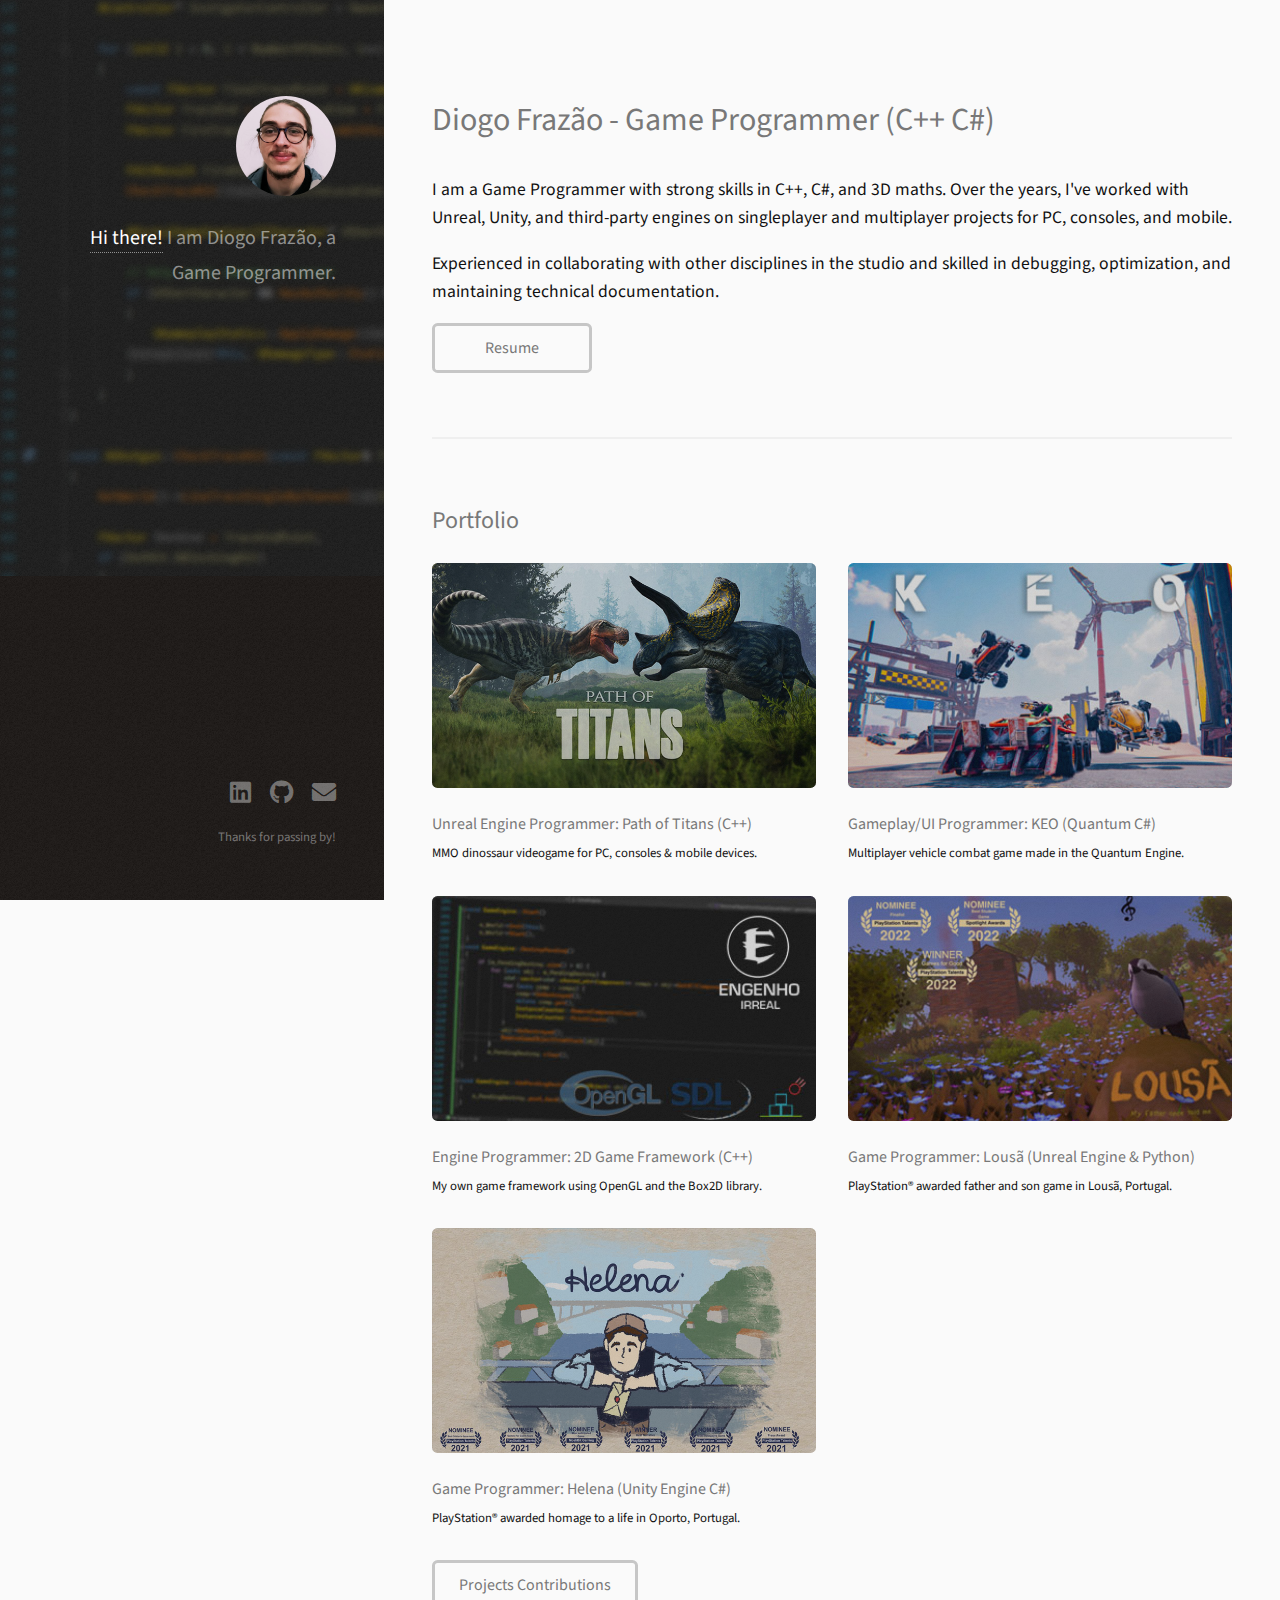
<file: index.html>
<!DOCTYPE HTML>
<html>
	<head>
		<title>Diogo Frazão | Game Programmer</title>
		<meta charset="utf-8" />
		<meta name="viewport" content="width=device-width, initial-scale=1, user-scalable=no" />
		<link rel="stylesheet" href="assets/css/main.css" />
	</head>
	<body class="is-preload">

		<!-- Header -->
			<header id="header">
				<div class="inner">
					<a href="index.html" class="image avatar"><img src="images/avatar.jpg" alt="" /></a>
					<a href="index.html"><h1><strong>Hi there!</strong><br /></a>
					I am Diogo Frazão,<br />
					a Game Programmer</a>.</h1>
				</div>
			</header>

		<!-- Main -->
			<div id="main">

				<!-- One -->
					<section id="one">
						<header class="major">
							<h2>Diogo Frazão - Game Programmer (C++ C#)</h2>
						</header>
						<p class = "mainAbout highlightStrong" id = "mainDescription"><strong>I am a Game Programmer with strong skills in C++, C#, and 3D maths. Over the years, I've worked with Unreal, Unity, and third-party engines on singleplayer and multiplayer projects for PC, consoles, and mobile.</strong></p>
						<p class = "mainAbout highlightStrong" id = "mainDescription"><strong>Experienced in collaborating with other disciplines in the studio and skilled in debugging, optimization, and maintaining technical documentation.</strong></p>
						<ul class="actions">
							<li><a href="resume.html" class="button" target="">Resume</a></li>
						</ul>
					</section>

				<!-- Two -->
					<section id="two">
						<h2>Portfolio</h2>
						<div class="row">
							<article class="col-6 col-12-xsmall work-item">
								<a href="portfolio.html" target="" class="image fit thumb"><img src="images/pot/full.jpg" alt="Path of Titans preview image" /></a>
								<h3>Unreal Engine Programmer: Path of Titans (C++)</h3>
								<p><strong>MMO dinossaur videogame for PC, consoles & mobile devices.</strong></p>
							</article>
							<article class="col-6 col-12-xsmall work-item">
								<a href="portfolio.html" target="" class="image fit thumb"><img src="images/keo/preview.jpg" alt="" /></a>
								<h3>Gameplay/UI Programmer: KEO (Quantum C#)</h3>
								<p><strong>Multiplayer vehicle combat game made in the Quantum Engine.</strong></p>
							</article>
							<article class="col-6 col-12-xsmall work-item">
								<a href="portfolio.html" target="" class="image fit thumb"><img src="images/engine/preview.jpg" alt="" /></a>
								<h3>Engine Programmer: 2D Game Framework (C++)</h3>
								<p><strong>My own game framework using OpenGL and the Box2D library.</strong></p>
							</article>
							<article class="col-6 col-12-xsmall work-item">
								<a href="portfolio.html" target="" class="image fit thumb"><img src="images/louzan/preview.jpg" alt="Louzan preview image" /></a>
								<h3>Game Programmer: Lousã (Unreal Engine & Python)</h3>
								<p><strong>PlayStation&#174; awarded father and son game in Lousã, Portugal.</strong></p>
							</article>
							<article class="col-6 col-12-xsmall work-item">
								<a href="portfolio.html" target="" class="image fit thumb"><img src="images/helena/full.jpg" alt="Helena preview image"/></a>
								<h3>Game Programmer: Helena (Unity Engine C#)</h3>
								<p><strong>PlayStation&#174; awarded homage to a life in Oporto, Portugal.</strong></p>
							</article>
							<!-- <article class="col-6 col-12-xsmall work-item">
								<a href="portfolio.html" target="" class="image fit thumb"><img src="images/portalfire/preview.jpg" alt="Portal Fire preview image" /></a>
								<h3>Multiplayer Portal Fire (Unreal Engine C++)</h3>
								<p><strong>C++ Multiplayer</strong> First-Person-Shooter with <strong>Portal Guns</strong>.</p>
							</article> -->
							<!-- <article class="col-6 col-12-xsmall work-item">
								<a href="portfolio.html" target="" class="image fit thumb"><img src="images/voodoo/preview.jpg" alt="" /></a>
								<h3>Prototypes for Voodoo (Unity Engine C#)</h3>
								<p> <strong>Mobile Hypercasual </strong>games developed <strong> for Voodoo.</strong></p>
							</article> -->
							<!-- <article class="col-6 col-12-xsmall work-item">
								<a href="portfolio.html" target="_blank" class="image fit thumb"><img src="images/gus/preview.jpg" alt="GUS preview image" /></a>
								<h3>GUS (Unreal Engine C++)</h3>
								<p><strong>Fast-paced FPS </strong> game focused on <strong> momentum and physics.</strong></p>
							</article> -->
							<!-- <article class="col-6 col-12-xsmall work-item">
								<a href="portfolio.html" class="image fit thumb"><img src="images/milo/preview.jpg" alt="Rolling Milo preview image" /></a>
								<h3>Rolling Milo (Unreal Engine)</h3>
								<p> <strong>Fast-paced arcade game</strong> made for the <strong>Retro Jam 22</strong>.</p>
							</article> -->
						</div>
						<ul class="actions">
							<li><a href="portfolio.html" target="" class="button">Projects Contributions</a></li>
						</ul>
					</section>

				<!-- Four
					<section id="four">
						<h2>Elements</h2>

						<section>
							<h4>Text</h4>
							<p>This is <b>bold</b> and this is <strong>strong</strong>. This is <i>italic</i> and this is <em>emphasized</em>.
							This is <sup>superscript</sup> text and this is <sub>subscript</sub> text.
							This is <u>underlined</u> and this is code: <code>for (;;) { ... }</code>. Finally, <a href="#">this is a link</a>.</p>
							<hr />
							<header>
								<h4>Heading with a Subtitle</h4>
								<p>Lorem ipsum dolor sit amet nullam id egestas urna aliquam</p>
							</header>
							<p>Nunc lacinia ante nunc ac lobortis. Interdum adipiscing gravida odio porttitor sem non mi integer non faucibus ornare mi ut ante amet placerat aliquet. Volutpat eu sed ante lacinia sapien lorem accumsan varius montes viverra nibh in adipiscing blandit tempus accumsan.</p>
							<header>
								<h5>Heading with a Subtitle</h5>
								<p>Lorem ipsum dolor sit amet nullam id egestas urna aliquam</p>
							</header>
							<p>Nunc lacinia ante nunc ac lobortis. Interdum adipiscing gravida odio porttitor sem non mi integer non faucibus ornare mi ut ante amet placerat aliquet. Volutpat eu sed ante lacinia sapien lorem accumsan varius montes viverra nibh in adipiscing blandit tempus accumsan.</p>
							<hr />
							<h2>Heading Level 2</h2>
							<h3>Heading Level 3</h3>
							<h4>Heading Level 4</h4>
							<h5>Heading Level 5</h5>
							<h6>Heading Level 6</h6>
							<hr />
							<h5>Blockquote</h5>
							<blockquote>Fringilla nisl. Donec accumsan interdum nisi, quis tincidunt felis sagittis eget tempus euismod. Vestibulum ante ipsum primis in faucibus vestibulum. Blandit adipiscing eu felis iaculis volutpat ac adipiscing accumsan faucibus. Vestibulum ante ipsum primis in faucibus lorem ipsum dolor sit amet nullam adipiscing eu felis.</blockquote>
							<h5>Preformatted</h5>
							<pre><code>i = 0;

while (!deck.isInOrder()) {
print 'Iteration ' + i;
deck.shuffle();
i++;
}

print 'It took ' + i + ' iterations to sort the deck.';</code></pre>
						</section>

						<section>
							<h4>Lists</h4>
							<div class="row">
								<div class="col-6 col-12-xsmall">
									<h5>Unordered</h5>
									<ul>
										<li>Dolor pulvinar etiam magna etiam.</li>
										<li>Sagittis adipiscing lorem eleifend.</li>
										<li>Felis enim feugiat dolore viverra.</li>
									</ul>
									<h5>Alternate</h5>
									<ul class="alt">
										<li>Dolor pulvinar etiam magna etiam.</li>
										<li>Sagittis adipiscing lorem eleifend.</li>
										<li>Felis enim feugiat dolore viverra.</li>
									</ul>
								</div>
								<div class="col-6 col-12-xsmall">
									<h5>Ordered</h5>
									<ol>
										<li>Dolor pulvinar etiam magna etiam.</li>
										<li>Etiam vel felis at lorem sed viverra.</li>
										<li>Felis enim feugiat dolore viverra.</li>
										<li>Dolor pulvinar etiam magna etiam.</li>
										<li>Etiam vel felis at lorem sed viverra.</li>
										<li>Felis enim feugiat dolore viverra.</li>
									</ol>
									<h5>Icons</h5>
									<ul class="icons">
										<li><a href="#" class="icon brands fa-twitter"><span class="label">Twitter</span></a></li>
										<li><a href="#" class="icon brands fa-facebook-f"><span class="label">Facebook</span></a></li>
										<li><a href="#" class="icon brands fa-instagram"><span class="label">Instagram</span></a></li>
										<li><a href="#" class="icon brands fa-github"><span class="label">Github</span></a></li>
										<li><a href="#" class="icon brands fa-dribbble"><span class="label">Dribbble</span></a></li>
										<li><a href="#" class="icon brands fa-tumblr"><span class="label">Tumblr</span></a></li>
									</ul>
								</div>
							</div>
							<h5>Actions</h5>
							<ul class="actions">
								<li><a href="#" class="button primary">Default</a></li>
								<li><a href="#" class="button">Default</a></li>
							</ul>
							<ul class="actions small">
								<li><a href="#" class="button primary small">Small</a></li>
								<li><a href="#" class="button small">Small</a></li>
							</ul>
							<div class="row">
								<div class="col-6 col-12-small">
									<ul class="actions stacked">
										<li><a href="#" class="button primary">Default</a></li>
										<li><a href="#" class="button">Default</a></li>
									</ul>
								</div>
								<div class="col-6 col-12-small">
									<ul class="actions stacked">
										<li><a href="#" class="button primary small">Small</a></li>
										<li><a href="#" class="button small">Small</a></li>
									</ul>
								</div>
								<div class="col-6 col-12-small">
									<ul class="actions stacked">
										<li><a href="#" class="button primary fit">Default</a></li>
										<li><a href="#" class="button fit">Default</a></li>
									</ul>
								</div>
								<div class="col-6 col-12-small">
									<ul class="actions stacked">
										<li><a href="#" class="button primary small fit">Small</a></li>
										<li><a href="#" class="button small fit">Small</a></li>
									</ul>
								</div>
							</div>
						</section>

						<section>
							<h4>Table</h4>
							<h5>Default</h5>
							<div class="table-wrapper">
								<table>
									<thead>
										<tr>
											<th>Name</th>
											<th>Description</th>
											<th>Price</th>
										</tr>
									</thead>
									<tbody>
										<tr>
											<td>Item One</td>
											<td>Ante turpis integer aliquet porttitor.</td>
											<td>29.99</td>
										</tr>
										<tr>
											<td>Item Two</td>
											<td>Vis ac commodo adipiscing arcu aliquet.</td>
											<td>19.99</td>
										</tr>
										<tr>
											<td>Item Three</td>
											<td> Morbi faucibus arcu accumsan lorem.</td>
											<td>29.99</td>
										</tr>
										<tr>
											<td>Item Four</td>
											<td>Vitae integer tempus condimentum.</td>
											<td>19.99</td>
										</tr>
										<tr>
											<td>Item Five</td>
											<td>Ante turpis integer aliquet porttitor.</td>
											<td>29.99</td>
										</tr>
									</tbody>
									<tfoot>
										<tr>
											<td colspan="2"></td>
											<td>100.00</td>
										</tr>
									</tfoot>
								</table>
							</div>

							<h5>Alternate</h5>
							<div class="table-wrapper">
								<table class="alt">
									<thead>
										<tr>
											<th>Name</th>
											<th>Description</th>
											<th>Price</th>
										</tr>
									</thead>
									<tbody>
										<tr>
											<td>Item One</td>
											<td>Ante turpis integer aliquet porttitor.</td>
											<td>29.99</td>
										</tr>
										<tr>
											<td>Item Two</td>
											<td>Vis ac commodo adipiscing arcu aliquet.</td>
											<td>19.99</td>
										</tr>
										<tr>
											<td>Item Three</td>
											<td> Morbi faucibus arcu accumsan lorem.</td>
											<td>29.99</td>
										</tr>
										<tr>
											<td>Item Four</td>
											<td>Vitae integer tempus condimentum.</td>
											<td>19.99</td>
										</tr>
										<tr>
											<td>Item Five</td>
											<td>Ante turpis integer aliquet porttitor.</td>
											<td>29.99</td>
										</tr>
									</tbody>
									<tfoot>
										<tr>
											<td colspan="2"></td>
											<td>100.00</td>
										</tr>
									</tfoot>
								</table>
							</div>
						</section>

						<section>
							<h4>Buttons</h4>
							<ul class="actions">
								<li><a href="#" class="button primary">Primary</a></li>
								<li><a href="#" class="button">Default</a></li>
							</ul>
							<ul class="actions">
								<li><a href="#" class="button large">Large</a></li>
								<li><a href="#" class="button">Default</a></li>
								<li><a href="#" class="button small">Small</a></li>
							</ul>
							<ul class="actions fit">
								<li><a href="#" class="button primary fit">Fit</a></li>
								<li><a href="#" class="button fit">Fit</a></li>
							</ul>
							<ul class="actions fit small">
								<li><a href="#" class="button primary fit small">Fit + Small</a></li>
								<li><a href="#" class="button fit small">Fit + Small</a></li>
							</ul>
							<ul class="actions">
								<li><a href="#" class="button primary icon solid fa-download">Icon</a></li>
								<li><a href="#" class="button icon solid fa-download">Icon</a></li>
							</ul>
							<ul class="actions">
								<li><span class="button primary disabled">Primary</span></li>
								<li><span class="button disabled">Default</span></li>
							</ul>
						</section>

						<section>
							<h4>Form</h4>
							<form method="post" action="#">
								<div class="row gtr-uniform gtr-50">
									<div class="col-6 col-12-xsmall">
										<input type="text" name="demo-name" id="demo-name" value="" placeholder="Name" />
									</div>
									<div class="col-6 col-12-xsmall">
										<input type="email" name="demo-email" id="demo-email" value="" placeholder="Email" />
									</div>
									<div class="col-12">
										<select name="demo-category" id="demo-category">
											<option value="">- Category -</option>
											<option value="1">Manufacturing</option>
											<option value="1">Shipping</option>
											<option value="1">Administration</option>
											<option value="1">Human Resources</option>
										</select>
									</div>
									<div class="col-4 col-12-small">
										<input type="radio" id="demo-priority-low" name="demo-priority" checked>
										<label for="demo-priority-low">Low Priority</label>
									</div>
									<div class="col-4 col-12-small">
										<input type="radio" id="demo-priority-normal" name="demo-priority">
										<label for="demo-priority-normal">Normal Priority</label>
									</div>
									<div class="col-4 col-12-small">
										<input type="radio" id="demo-priority-high" name="demo-priority">
										<label for="demo-priority-high">High Priority</label>
									</div>
									<div class="col-6 col-12-small">
										<input type="checkbox" id="demo-copy" name="demo-copy">
										<label for="demo-copy">Email me a copy of this message</label>
									</div>
									<div class="col-6 col-12-small">
										<input type="checkbox" id="demo-human" name="demo-human" checked>
										<label for="demo-human">I am a human and not a robot</label>
									</div>
									<div class="col-12">
										<textarea name="demo-message" id="demo-message" placeholder="Enter your message" rows="6"></textarea>
									</div>
									<div class="col-12">
										<ul class="actions">
											<li><input type="submit" value="Send Message" class="primary" /></li>
											<li><input type="reset" value="Reset" /></li>
										</ul>
									</div>
								</div>
							</form>
						</section>

						<section>
							<h4>Image</h4>
							<h5>Fit</h5>
							<div class="box alt">
								<div class="row gtr-50 gtr-uniform">
									<div class="col-12"><span class="image fit"><img src="images/fulls/05.jpg" alt="" /></span></div>
									<div class="col-4"><span class="image fit"><img src="images/thumbs/01.jpg" alt="" /></span></div>
									<div class="col-4"><span class="image fit"><img src="images/thumbs/02.jpg" alt="" /></span></div>
									<div class="col-4"><span class="image fit"><img src="images/thumbs/03.jpg" alt="" /></span></div>
									<div class="col-4"><span class="image fit"><img src="images/thumbs/04.jpg" alt="" /></span></div>
									<div class="col-4"><span class="image fit"><img src="images/thumbs/05.jpg" alt="" /></span></div>
									<div class="col-4"><span class="image fit"><img src="images/thumbs/06.jpg" alt="" /></span></div>
									<div class="col-4"><span class="image fit"><img src="images/thumbs/03.jpg" alt="" /></span></div>
									<div class="col-4"><span class="image fit"><img src="images/thumbs/02.jpg" alt="" /></span></div>
									<div class="col-4"><span class="image fit"><img src="images/thumbs/01.jpg" alt="" /></span></div>
								</div>
							</div>
							<h5>Left &amp; Right</h5>
							<p><span class="image left"><img src="images/avatar.jpg" alt="" /></span>Fringilla nisl. Donec accumsan interdum nisi, quis tincidunt felis sagittis eget. tempus euismod. Vestibulum ante ipsum primis in faucibus vestibulum. Blandit adipiscing eu felis iaculis volutpat ac adipiscing accumsan eu faucibus. Integer ac pellentesque praesent tincidunt felis sagittis eget. tempus euismod. Vestibulum ante ipsum primis in faucibus vestibulum. Blandit adipiscing eu felis iaculis volutpat ac adipiscing accumsan eu faucibus. Integer ac pellentesque praesent. Donec accumsan interdum nisi, quis tincidunt felis sagittis eget. tempus euismod. Vestibulum ante ipsum primis in faucibus vestibulum. Blandit adipiscing eu felis iaculis volutpat ac adipiscing accumsan eu faucibus. Integer ac pellentesque praesent tincidunt felis sagittis eget. tempus euismod. Vestibulum ante ipsum primis in faucibus vestibulum. Blandit adipiscing eu felis iaculis volutpat ac adipiscing accumsan eu faucibus. Integer ac pellentesque praesent.</p>
							<p><span class="image right"><img src="images/avatar.jpg" alt="" /></span>Fringilla nisl. Donec accumsan interdum nisi, quis tincidunt felis sagittis eget. tempus euismod. Vestibulum ante ipsum primis in faucibus vestibulum. Blandit adipiscing eu felis iaculis volutpat ac adipiscing accumsan eu faucibus. Integer ac pellentesque praesent tincidunt felis sagittis eget. tempus euismod. Vestibulum ante ipsum primis in faucibus vestibulum. Blandit adipiscing eu felis iaculis volutpat ac adipiscing accumsan eu faucibus. Integer ac pellentesque praesent. Donec accumsan interdum nisi, quis tincidunt felis sagittis eget. tempus euismod. Vestibulum ante ipsum primis in faucibus vestibulum. Blandit adipiscing eu felis iaculis volutpat ac adipiscing accumsan eu faucibus. Integer ac pellentesque praesent tincidunt felis sagittis eget. tempus euismod. Vestibulum ante ipsum primis in faucibus vestibulum. Blandit adipiscing eu felis iaculis volutpat ac adipiscing accumsan eu faucibus. Integer ac pellentesque praesent.</p>
						</section>

					</section>
			</div>
 -->
		<!-- Footer -->
			<footer id="footer">
				<div class="inner">
					<ul class="icons">
						<li><a href="https://www.linkedin.com/in/diogo-frazao/" class="icon brands fa-linkedin" target="_blank"><span class="label">Linkedin</span></a></li>
						<li><a href="https://github.com/diogo-frazao" class="icon brands fa-github" target="_blank"><span class="label">Github</span></a></li>
						<li><a href="mailto:diogofrazao.work@gmail.com" class="icon solid fa-envelope"><span class="label">Email</span></a></li>
					</ul>
					<ul class="copyright">
						<li>Thanks for passing by!</li>
					</ul>
				</div>
			</footer>

		<!-- Scripts -->
			<script src="assets/js/jquery.min.js"></script>
			<script src="assets/js/jquery.poptrox.min.js"></script>
			<script src="assets/js/browser.min.js"></script>
			<script src="assets/js/breakpoints.min.js"></script>
			<script src="assets/js/util.js"></script>
			<script src="assets/js/main.js"></script>

	</body>
</html>
</file>
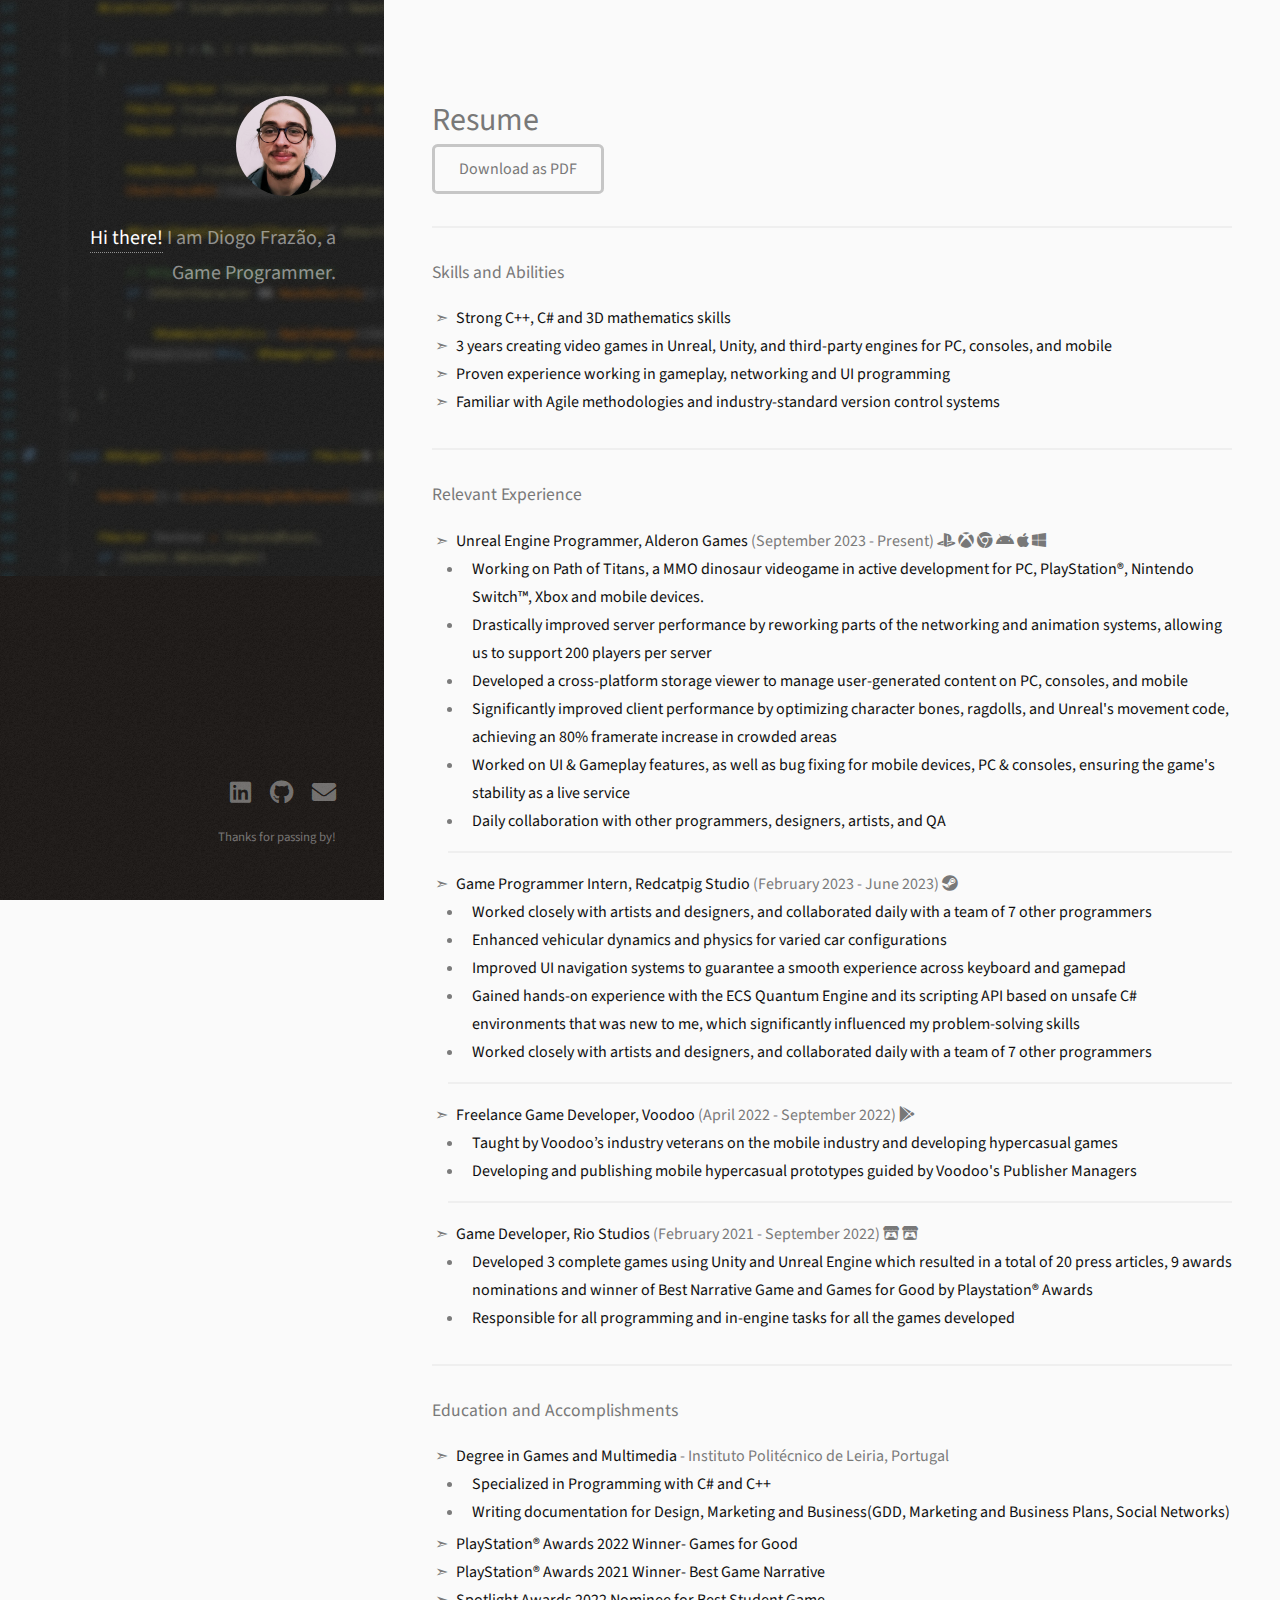
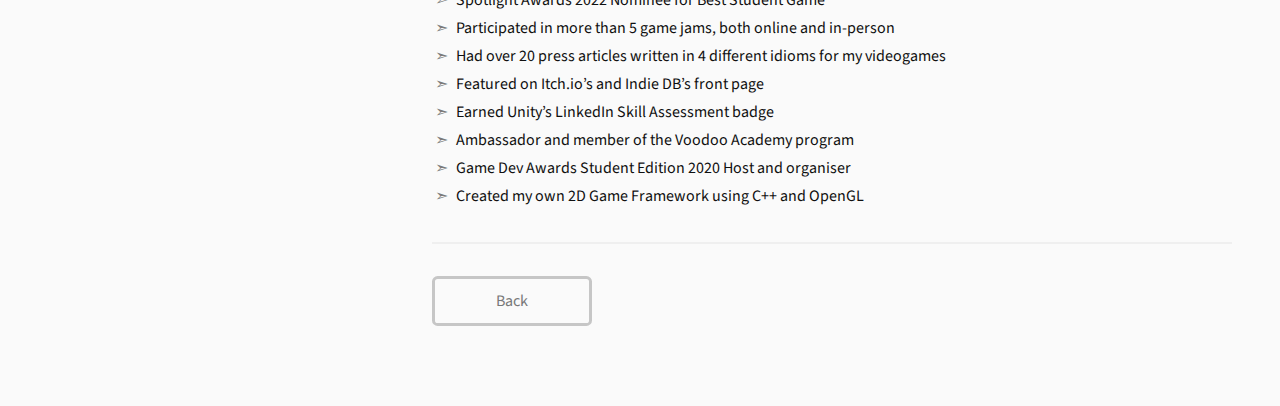
<file: resume.html>
<!DOCTYPE HTML>
<!--
	Strata by HTML5 UP
	html5up.net | @ajlkn
	Free for personal and commercial use under the CCA 3.0 license (html5up.net/license)
-->
<html>
	<head>
		<title>Diogo Frazão's Game Programmer Portfolio</title>
		<meta charset="utf-8" />
		<meta name="viewport" content="width=device-width, initial-scale=1, user-scalable=no" />
		<link rel="stylesheet" href="assets/css/main.css" />
	</head>
	<body class="is-preload">

		<!-- Header -->
			<header id="header">
				<div class="inner">
					<a href="index.html" class="image avatar"><img src="images/avatar.jpg" alt="" /></a>
					<a href="index.html"><h1><strong>Hi there!</strong><br /></a>
					I am Diogo Frazão,<br />
					a Game Programmer</a>.</h1>
				</div>
			</header>

		<!-- Main -->
			<div id="main">
				<!-- One -->
					<section id="one">
						<header class="major">
							<h2 class="bottomClose">Resume</h2>
							<ul class="actions">
								<li><a href="DiogoFrazao_Resume.pdf" class="button">Download as PDF</a></li>
							</ul>
							<hr>
						</header>
						<h4>Skills and Abilities</h4>
						<ul class="job">
							<li class="highlightStrong"><strong>Strong C++, C# and 3D mathematics skills</strong></li>
							<li class="highlightStrong"><strong>3 years creating video games in Unreal, Unity, and third-party engines for PC, consoles, and mobile</strong></li>
							<li class="highlightStrong"><strong>Proven experience working in gameplay, networking and UI programming</strong></li>
							<li class="highlightStrong"><strong>Familiar with Agile methodologies and industry-standard version control systems</strong></li>
						</ul>

							<hr />

							<h4>Relevant Experience</h4>
							<ul class="job">
								<li><strong>Unreal Engine Programmer, Alderon Games </strong>(September 2023 - Present) 
									<a href="https://store.playstation.com/en-us/product/UP5652-PPSA04537_00-7124458556094786" class="icon brands fa-playstation resumeCompanyLogo" target="_blank"><span class="label">PathOfTitans</span></a>
									<a href="https://www.xbox.com/en-us/games/store/path-of-titans-game-preview/9pgdd5ns7jf3" class="icon brands fa-xbox resumeCompanyLogo" target="_blank"><span class="label">PathOfTitans</span></a>
									<a href="https://www.nintendo.com/us/store/products/path-of-titans-switch/" class="icon brands fa-chrome resumeCompanyLogo" target="_blank"><span class="label">PathOfTitans</span></a>
									<a href="https://play.google.com/store/apps/details?id=com.AlderonGames.PathOfTitansGame" class="icon brands fa-android resumeCompanyLogo" target="_blank"><span class="label">PathOfTitans</span></a>
									<a href="https://apps.apple.com/us/app/path-of-titans/id1453373843" class="icon brands fa-apple resumeCompanyLogo" target="_blank"><span class="label">PathOfTitans</span></a>
									<a href="https://pathoftitans.com" class="icon brands fa-windows resumeCompanyLogo" target="_blank"><span class="label">PathOfTitans</span></a>
								</li>
								<ul class="noUlBottomMargin">
									<li><strong>Working on Path of Titans, a MMO dinosaur videogame in active development for PC, PlayStation&#174;, Nintendo Switch&trade;, Xbox and mobile devices.</strong></li>
									<li><strong>Drastically improved server performance by reworking parts of the networking and animation systems, allowing us to support 200 players per server</strong></li>
									<li><strong>Developed a cross-platform storage viewer to manage user-generated content on PC, consoles, and mobile</strong></li>
									<li><strong>Significantly improved client performance by optimizing character bones, ragdolls, and Unreal's movement code, achieving an 80% framerate increase in crowded areas</strong></li>
									<li><strong>Worked on UI & Gameplay features, as well as bug fixing for mobile devices, PC & consoles, ensuring the game's stability as a live service</strong></li>
									<li><strong>Daily collaboration with other programmers, designers, artists, and QA</strong></li>
								</ul>
								<hr class="small-hr">
								<li><strong>Game Programmer Intern, Redcatpig Studio </strong>(February 2023 - June 2023) <a href="https://store.steampowered.com/app/1424910/KEO/" class="icon brands fa-steam resumeCompanyLogo" target="_blank"><span class="label">Steam</span></a></li>
								<ul class="noUlBottomMargin">
									<li><strong>Worked closely with artists and designers, and collaborated daily with a team of 7 other programmers</strong></li>
									<li><strong>Enhanced vehicular dynamics and physics for varied car configurations</strong></li>
									<li><strong>Improved UI navigation systems to guarantee a smooth experience across keyboard and gamepad</strong></li>
									<li><strong>Gained hands-on experience with the ECS Quantum Engine and its scripting API based on unsafe C# environments that was new to me, which significantly influenced my problem-solving skills</strong></li>
									<li><strong>Worked closely with artists and designers, and collaborated daily with a team of 7 other programmers</strong></li>
								</ul>
								<hr class="small-hr">
								<li><strong>Freelance Game Developer, Voodoo </strong>(April 2022 - September 2022) <a href="https://play.google.com/store/apps/details?id=com.riostudios.fruitisland3d" class="icon brands fa-google-play resumeCompanyLogo" target="_blank"><span class="label">GooglePlay</span></a></li>
								<ul class="noUlBottomMargin">
									<li><strong>Taught by Voodoo’s industry veterans on the mobile industry and developing hypercasual games</strong></li>
									<li><strong>Developing and publishing mobile hypercasual prototypes guided by Voodoo's Publisher Managers</strong></li>
								</ul>
								<hr class="small-hr">
								<li><strong>Game Developer, Rio Studios </strong>(February 2021 - September 2022) <a href="https://rio-studios.itch.io/louzan" class="icon brands fa-itch-io resumeCompanyLogo" target="_blank"><span class="label">Itch</span></a> <a href="https://rio-studios.itch.io/helena" class="icon brands fa-itch-io resumeCompanyLogo" target="_blank"><span class="label">Itch</span></a></li>
								<ul>
									<li><strong>Developed 3 complete games using Unity and Unreal Engine which resulted in a total of 20 press articles, 9 awards nominations and winner of Best Narrative Game and Games for Good by Playstation® Awards</strong></li>
									<li><strong>Responsible for all programming and in-engine tasks for all the games developed</strong></li>
								</ul>
							</ul>

							<hr />

							<h4>Education and Accomplishments</h4>
							<ul class="job">
								<li><strong>Degree in Games and Multimedia</strong> - Instituto Politécnico de Leiria, Portugal</li>
								<ul class="noUlBottomMargin">
									<li><strong>Specialized in Programming with C# and C++</strong></li>
									<li><strong>Writing documentation for Design, Marketing and Business(GDD, Marketing and Business Plans, Social Networks)</strong></li>
								</ul>
								<li><strong>PlayStation&#174; Awards 2022 Winner- Games for Good</strong></li>
								<li><strong>PlayStation&#174; Awards 2021 Winner- Best Game Narrative</strong></li>
								<li><strong>Spotlight Awards 2022 Nominee for Best Student Game</strong></li>
								<li><strong>Participated in more than 5 game jams, both online and in-person</strong></li>
								<li><strong>Had over 20 press articles written in 4 different idioms for my videogames</strong></li>
								<li><strong>Featured on Itch.io’s and Indie DB’s front page</strong></li>
								<li><strong>Earned Unity’s LinkedIn Skill Assessment badge</strong></li>
								<li><strong>Ambassador and member of the Voodoo Academy program</strong></li>
								<li><strong>Game Dev Awards Student Edition 2020 Host and organiser</strong></li>
								<li><strong>Created my own 2D Game Framework using C++ and OpenGL</strong></li>
							</ul>

							<hr>

							<ul class="actions">
								<li><a href="index.html" class="button">Back</a></li>
							</ul>

							<!-- Footer -->
			<footer id="footer">
				<div class="inner">
					<ul class="icons">
						<li><a href="https://www.linkedin.com/in/diogo-frazao/" class="icon brands fa-linkedin" target="_blank"><span class="label">Linkedin</span></a></li>
						<li><a href="https://github.com/diogo-frazao" class="icon brands fa-github" target="_blank"><span class="label">Github</span></a></li>
						<li><a href="mailto:diogofrazao.work@gmail.com" class="icon solid fa-envelope"><span class="label">Email</span></a></li>
					</ul>
					<ul class="copyright">
						<li>Thanks for passing by!</li>
					</ul>
				</div>
			</footer>

		<!-- Scripts -->
			<script src="assets/js/jquery.min.js"></script>
			<script src="assets/js/jquery.poptrox.min.js"></script>
			<script src="assets/js/browser.min.js"></script>
			<script src="assets/js/breakpoints.min.js"></script>
			<script src="assets/js/util.js"></script>
			<script src="assets/js/main.js"></script>

	</body>
</html>
</file>
<file: assets/css/main.css>
@import url("fontawesome-all.min.css");
@import url("https://fonts.googleapis.com/css?family=Source+Sans+Pro:400,400italic");

/*
	Strata by HTML5 UP
	html5up.net | @ajlkn
	Free for personal and commercial use under the CCA 3.0 license (html5up.net/license)
*/

html, body, div, span, applet, object,
iframe, h1, h2, h3, h4, h5, h6, p, blockquote,
pre, a, abbr, acronym, address, big, cite,
code, del, dfn, em, img, ins, kbd, q, s, samp,
small, strike, strong, sub, sup, tt, var, b,
u, i, center, dl, dt, dd, ol, ul, li, fieldset,
form, label, legend, table, caption, tbody,
tfoot, thead, tr, th, td, article, aside,
canvas, details, embed, figure, figcaption,
footer, header, hgroup, menu, nav, output, ruby,
section, summary, time, mark, audio, video {
	margin: 0;
	padding: 0;
	border: 0;
	font-size: 100%;
	font: inherit;
	vertical-align: baseline;}

article, aside, details, figcaption, figure,
footer, header, hgroup, menu, nav, section {
	display: block;}

body {
	line-height: 1;
}

ol, ul {
	list-style: none;
}

blockquote, q {
	quotes: none;
}

	blockquote:before, blockquote:after, q:before, q:after {
		content: '';
		content: none;
	}

table {
	border-collapse: collapse;
	border-spacing: 0;
}

body {
	-webkit-text-size-adjust: none;
}

mark {
	background-color: transparent;
	color: inherit;
}

input::-moz-focus-inner {
	border: 0;
	padding: 0;
}

input, select, textarea {
	-moz-appearance: none;
	-webkit-appearance: none;
	-ms-appearance: none;
	appearance: none;
}

/* Basic */

	html {
		box-sizing: border-box;
	}

	*, *:before, *:after {
		box-sizing: inherit;
	}

	body {
		background: rgb(250, 250, 250);
	}

		body.is-preload *, body.is-preload *:before, body.is-preload *:after {
			-moz-animation: none !important;
			-webkit-animation: none !important;
			-ms-animation: none !important;
			animation: none !important;
			-moz-transition: none !important;
			-webkit-transition: none !important;
			-ms-transition: none !important;
			transition: none !important;
		}

	body, input, select, textarea {
		color: #7b7b7b;
		font-family: "Source Sans Pro", Helvetica, sans-serif;
		font-size: 16pt;
		font-weight: 400;
		line-height: 1.75em;
	}

	a {
		-moz-transition: color 0.2s ease-in-out, border-color 0.2s ease-in-out;
		-webkit-transition: color 0.2s ease-in-out, border-color 0.2s ease-in-out;
		-ms-transition: color 0.2s ease-in-out, border-color 0.2s ease-in-out;
		transition: color 0.2s ease-in-out, border-color 0.2s ease-in-out;
		border-bottom: dotted 1px;
		color: #49bf9d;
		text-decoration: none;
	}

		a:hover {
			border-bottom-color: transparent;
			color: #2e73db !important;
			text-decoration: none;
		}

	strong, b {
		color: #787878;
		font-weight: 400;
	}

	em, i {
		font-style: italic;
	}

	p {
		margin: 0 0 2em 0;
	}

	h1, h2, h3, h4, h5, h6 {
		color: #787878;
		font-weight: 400;
		line-height: 1em;
		margin: 0 0 1em 0;
	}

		h1 a, h2 a, h3 a, h4 a, h5 a, h6 a {
			color: inherit;
			text-decoration: none;
		}

	h1 {
		font-size: 2em;
		line-height: 1.5em;
	}

	h2 {
		font-size: 1.5em;
		line-height: 1.5em;
	}

	h3 {
		font-size: 1.25em;
		line-height: 1.5em;
	}

	h4 {
		font-size: 1.1em;
		line-height: 1.5em;
	}

	h5 {
		font-size: 0.9em;
		line-height: 1.5em;
	}

	h6 {
		font-size: 0.7em;
		line-height: 1.5em;
	}

	sub {
		font-size: 0.8em;
		position: relative;
		top: 0.5em;
	}

	sup {
		font-size: 0.8em;
		position: relative;
		top: -0.5em;
	}

	hr {
		border: 0;
		border-bottom: solid 2px #efefef;
		margin: 2em 0;
	}

		hr.major {
			margin: 3em 0;
		}

	hr.small-hr{
		border: 0;
		border-bottom: solid 2px #efefef;
		margin: 1em 0;
	}

	blockquote {
		border-left: solid 6px #efefef;
		font-style: italic;
		margin: 0 0 2em 0;
		padding: 0.5em 0 0.5em 1.5em;
	}

	code {
		background: #f7f7f7;
		border-radius: 0.35em;
		border: solid 2px #efefef;
		font-family: "Courier New", monospace;
		font-size: 0.9em;
		margin: 0 0.25em;
		padding: 0.25em 0.65em;
	}

	pre {
		-webkit-overflow-scrolling: touch;
		font-family: "Courier New", monospace;
		font-size: 0.9em;
		margin: 0 0 2em 0;
	}

		pre code {
			display: block;
			line-height: 1.75em;
			padding: 1em 1.5em;
			overflow-x: auto;
		}

	.align-left {
		text-align: left;
	}

	.align-center {
		text-align: center;
	}

	.align-right {
		text-align: right;
	}

/* Container */

	.container {
		margin: 0 auto;
		max-width: calc(100% - 4em);
		width: 100%;
	}

		.container.xsmall {
			width: 25%;
		}

		.container.small {
			width: 50%;
		}

		.container.medium {
			width: 75%;
		}

		.container.large {
			width: 125%;
		}

		.container.xlarge {
			width: 150%;
		}

		.container.max {
			width: 100%;
		}

		@media screen and (max-width: 980px) {

			.container {
				width: 100% !important;
				max-width: 100% !important;
			}

		}

		@media screen and (max-width: 480px) {

			.container {
				max-width: calc(100% - 3em);
			}

		}

/* Row */

	.row {
		display: flex;
		flex-wrap: wrap;
		box-sizing: border-box;
		align-items: stretch;
	}

		.row > * {
			box-sizing: border-box;
		}

		.row.gtr-uniform > * > :last-child {
			margin-bottom: 0;
		}

		.row.aln-left {
			justify-content: flex-start;
		}

		.row.aln-center {
			justify-content: center;
		}

		.row.aln-right {
			justify-content: flex-end;
		}

		.row.aln-top {
			align-items: flex-start;
		}

		.row.aln-middle {
			align-items: center;
		}

		.row.aln-bottom {
			align-items: flex-end;
		}

		.row > .imp {
			order: -1;
		}

		.row > .col-1 {
			width: 8.33333%;
		}

		.row > .off-1 {
			margin-left: 8.33333%;
		}

		.row > .col-2 {
			width: 16.66667%;
		}

		.row > .off-2 {
			margin-left: 16.66667%;
		}

		.row > .col-3 {
			width: 25%;
		}

		.row > .off-3 {
			margin-left: 25%;
		}

		.row > .col-4 {
			width: 33.33333%;
		}

		.row > .off-4 {
			margin-left: 33.33333%;
		}

		.row > .col-5 {
			width: 41.66667%;
		}

		.row > .off-5 {
			margin-left: 41.66667%;
		}

		.row > .col-6 {
			width: 50%;
		}

		.row > .off-6 {
			margin-left: 50%;
		}

		.row > .col-7 {
			width: 58.33333%;
		}

		.row > .off-7 {
			margin-left: 58.33333%;
		}

		.row > .col-8 {
			width: 66.66667%;
		}

		.row > .off-8 {
			margin-left: 66.66667%;
		}

		.row > .col-9 {
			width: 75%;
		}

		.row > .off-9 {
			margin-left: 75%;
		}

		.row > .col-10 {
			width: 83.33333%;
		}

		.row > .off-10 {
			margin-left: 83.33333%;
		}

		.row > .col-11 {
			width: 91.66667%;
		}

		.row > .off-11 {
			margin-left: 91.66667%;
		}

		.row > .col-12 {
			width: 100%;
		}

		.row > .off-12 {
			margin-left: 100%;
		}

		.row.gtr-0 {
			margin-top: 0;
			margin-left: 0em;
		}

			.row.gtr-0 > * {
				padding: 0 0 0 0em;
			}

			.row.gtr-0.gtr-uniform {
				margin-top: 0em;
			}

				.row.gtr-0.gtr-uniform > * {
					padding-top: 0em;
				}

		.row.gtr-25 {
			margin-top: 0;
			margin-left: -0.625em;
		}

			.row.gtr-25 > * {
				padding: 0 0 0 0.625em;
			}

			.row.gtr-25.gtr-uniform {
				margin-top: -0.625em;
			}

				.row.gtr-25.gtr-uniform > * {
					padding-top: 0.625em;
				}

		.row.gtr-50 {
			margin-top: 0;
			margin-left: -1.25em;
		}

			.row.gtr-50 > * {
				padding: 0 0 0 1.25em;
			}

			.row.gtr-50.gtr-uniform {
				margin-top: -1.25em;
			}

				.row.gtr-50.gtr-uniform > * {
					padding-top: 1.25em;
				}

		.row {
			margin-top: 0;
			margin-left: -2.5em;
		}

			.row > * {
				padding: 0 0 0 2.5em;
			}

			.row.gtr-uniform {
				margin-top: -2.5em;
			}

				.row.gtr-uniform > * {
					padding-top: 2.5em;
				}

		.row.gtr-150 {
			margin-top: 0;
			margin-left: -3.75em;
		}

			.row.gtr-150 > * {
				padding: 0 0 0 3.75em;
			}

			.row.gtr-150.gtr-uniform {
				margin-top: -3.75em;
			}

				.row.gtr-150.gtr-uniform > * {
					padding-top: 3.75em;
				}

		.row.gtr-200 {
			margin-top: 0;
			margin-left: -5em;
		}

			.row.gtr-200 > * {
				padding: 0 0 0 5em;
			}

			.row.gtr-200.gtr-uniform {
				margin-top: -5em;
			}

				.row.gtr-200.gtr-uniform > * {
					padding-top: 5em;
				}

		@media screen and (max-width: 1800px) {

			.row {
				display: flex;
				flex-wrap: wrap;
				box-sizing: border-box;
				align-items: stretch;
			}

				.row > * {
					box-sizing: border-box;
				}

				.row.gtr-uniform > * > :last-child {
					margin-bottom: 0;
				}

				.row.aln-left {
					justify-content: flex-start;
				}

				.row.aln-center {
					justify-content: center;
				}

				.row.aln-right {
					justify-content: flex-end;
				}

				.row.aln-top {
					align-items: flex-start;
				}

				.row.aln-middle {
					align-items: center;
				}

				.row.aln-bottom {
					align-items: flex-end;
				}

				.row > .imp-xlarge {
					order: -1;
				}

				.row > .col-1-xlarge {
					width: 8.33333%;
				}

				.row > .off-1-xlarge {
					margin-left: 8.33333%;
				}

				.row > .col-2-xlarge {
					width: 16.66667%;
				}

				.row > .off-2-xlarge {
					margin-left: 16.66667%;
				}

				.row > .col-3-xlarge {
					width: 25%;
				}

				.row > .off-3-xlarge {
					margin-left: 25%;
				}

				.row > .col-4-xlarge {
					width: 33.33333%;
				}

				.row > .off-4-xlarge {
					margin-left: 33.33333%;
				}

				.row > .col-5-xlarge {
					width: 41.66667%;
				}

				.row > .off-5-xlarge {
					margin-left: 41.66667%;
				}

				.row > .col-6-xlarge {
					width: 50%;
				}

				.row > .off-6-xlarge {
					margin-left: 50%;
				}

				.row > .col-7-xlarge {
					width: 58.33333%;
				}

				.row > .off-7-xlarge {
					margin-left: 58.33333%;
				}

				.row > .col-8-xlarge {
					width: 66.66667%;
				}

				.row > .off-8-xlarge {
					margin-left: 66.66667%;
				}

				.row > .col-9-xlarge {
					width: 75%;
				}

				.row > .off-9-xlarge {
					margin-left: 75%;
				}

				.row > .col-10-xlarge {
					width: 83.33333%;
				}

				.row > .off-10-xlarge {
					margin-left: 83.33333%;
				}

				.row > .col-11-xlarge {
					width: 91.66667%;
				}

				.row > .off-11-xlarge {
					margin-left: 91.66667%;
				}

				.row > .col-12-xlarge {
					width: 100%;
				}

				.row > .off-12-xlarge {
					margin-left: 100%;
				}

				.row.gtr-0 {
					margin-top: 0;
					margin-left: 0em;
				}

					.row.gtr-0 > * {
						padding: 0 0 0 0em;
					}

					.row.gtr-0.gtr-uniform {
						margin-top: 0em;
					}

						.row.gtr-0.gtr-uniform > * {
							padding-top: 0em;
						}

				.row.gtr-25 {
					margin-top: 0;
					margin-left: -0.625em;
				}

					.row.gtr-25 > * {
						padding: 0 0 0 0.625em;
					}

					.row.gtr-25.gtr-uniform {
						margin-top: -0.625em;
					}

						.row.gtr-25.gtr-uniform > * {
							padding-top: 0.625em;
						}

				.row.gtr-50 {
					margin-top: 0;
					margin-left: -1.25em;
				}

					.row.gtr-50 > * {
						padding: 0 0 0 1.25em;
					}

					.row.gtr-50.gtr-uniform {
						margin-top: -1.25em;
					}

						.row.gtr-50.gtr-uniform > * {
							padding-top: 1.25em;
						}

				.row {
					margin-top: 0;
					margin-left: -2.5em;
				}

					.row > * {
						padding: 0 0 0 2.5em;
					}

					.row.gtr-uniform {
						margin-top: -2.5em;
					}

						.row.gtr-uniform > * {
							padding-top: 2.5em;
						}

				.row.gtr-150 {
					margin-top: 0;
					margin-left: -3.75em;
				}

					.row.gtr-150 > * {
						padding: 0 0 0 3.75em;
					}

					.row.gtr-150.gtr-uniform {
						margin-top: -3.75em;
					}

						.row.gtr-150.gtr-uniform > * {
							padding-top: 3.75em;
						}

				.row.gtr-200 {
					margin-top: 0;
					margin-left: -5em;
				}

					.row.gtr-200 > * {
						padding: 0 0 0 5em;
					}

					.row.gtr-200.gtr-uniform {
						margin-top: -5em;
					}

						.row.gtr-200.gtr-uniform > * {
							padding-top: 5em;
						}

		}

		@media screen and (max-width: 1280px) {

			.row {
				display: flex;
				flex-wrap: wrap;
				box-sizing: border-box;
				align-items: stretch;
			}

				.row > * {
					box-sizing: border-box;
				}

				.row.gtr-uniform > * > :last-child {
					margin-bottom: 0;
				}

				.row.aln-left {
					justify-content: flex-start;
				}

				.row.aln-center {
					justify-content: center;
				}

				.row.aln-right {
					justify-content: flex-end;
				}

				.row.aln-top {
					align-items: flex-start;
				}

				.row.aln-middle {
					align-items: center;
				}

				.row.aln-bottom {
					align-items: flex-end;
				}

				.row > .imp-large {
					order: -1;
				}

				.row > .col-1-large {
					width: 8.33333%;
				}

				.row > .off-1-large {
					margin-left: 8.33333%;
				}

				.row > .col-2-large {
					width: 16.66667%;
				}

				.row > .off-2-large {
					margin-left: 16.66667%;
				}

				.row > .col-3-large {
					width: 25%;
				}

				.row > .off-3-large {
					margin-left: 25%;
				}

				.row > .col-4-large {
					width: 33.33333%;
				}

				.row > .off-4-large {
					margin-left: 33.33333%;
				}

				.row > .col-5-large {
					width: 41.66667%;
				}

				.row > .off-5-large {
					margin-left: 41.66667%;
				}

				.row > .col-6-large {
					width: 50%;
				}

				.row > .off-6-large {
					margin-left: 50%;
				}

				.row > .col-7-large {
					width: 58.33333%;
				}

				.row > .off-7-large {
					margin-left: 58.33333%;
				}

				.row > .col-8-large {
					width: 66.66667%;
				}

				.row > .off-8-large {
					margin-left: 66.66667%;
				}

				.row > .col-9-large {
					width: 75%;
				}

				.row > .off-9-large {
					margin-left: 75%;
				}

				.row > .col-10-large {
					width: 83.33333%;
				}

				.row > .off-10-large {
					margin-left: 83.33333%;
				}

				.row > .col-11-large {
					width: 91.66667%;
				}

				.row > .off-11-large {
					margin-left: 91.66667%;
				}

				.row > .col-12-large {
					width: 100%;
				}

				.row > .off-12-large {
					margin-left: 100%;
				}

				.row.gtr-0 {
					margin-top: 0;
					margin-left: 0em;
				}

					.row.gtr-0 > * {
						padding: 0 0 0 0em;
					}

					.row.gtr-0.gtr-uniform {
						margin-top: 0em;
					}

						.row.gtr-0.gtr-uniform > * {
							padding-top: 0em;
						}

				.row.gtr-25 {
					margin-top: 0;
					margin-left: -0.5em;
				}

					.row.gtr-25 > * {
						padding: 0 0 0 0.5em;
					}

					.row.gtr-25.gtr-uniform {
						margin-top: -0.5em;
					}

						.row.gtr-25.gtr-uniform > * {
							padding-top: 0.5em;
						}

				.row.gtr-50 {
					margin-top: 0;
					margin-left: -1em;
				}

					.row.gtr-50 > * {
						padding: 0 0 0 1em;
					}

					.row.gtr-50.gtr-uniform {
						margin-top: -1em;
					}

						.row.gtr-50.gtr-uniform > * {
							padding-top: 1em;
						}

				.row {
					margin-top: 0;
					margin-left: -2em;
				}

					.row > * {
						padding: 0 0 0 2em;
					}

					.row.gtr-uniform {
						margin-top: -2em;
					}

						.row.gtr-uniform > * {
							padding-top: 2em;
						}

				.row.gtr-150 {
					margin-top: 0;
					margin-left: -3em;
				}

					.row.gtr-150 > * {
						padding: 0 0 0 3em;
					}

					.row.gtr-150.gtr-uniform {
						margin-top: -3em;
					}

						.row.gtr-150.gtr-uniform > * {
							padding-top: 3em;
						}

				.row.gtr-200 {
					margin-top: 0;
					margin-left: -4em;
				}

					.row.gtr-200 > * {
						padding: 0 0 0 4em;
					}

					.row.gtr-200.gtr-uniform {
						margin-top: -4em;
					}

						.row.gtr-200.gtr-uniform > * {
							padding-top: 4em;
						}

		}

		@media screen and (max-width: 980px) {

			.row {
				display: flex;
				flex-wrap: wrap;
				box-sizing: border-box;
				align-items: stretch;
			}

				.row > * {
					box-sizing: border-box;
				}

				.row.gtr-uniform > * > :last-child {
					margin-bottom: 0;
				}

				.row.aln-left {
					justify-content: flex-start;
				}

				.row.aln-center {
					justify-content: center;
				}

				.row.aln-right {
					justify-content: flex-end;
				}

				.row.aln-top {
					align-items: flex-start;
				}

				.row.aln-middle {
					align-items: center;
				}

				.row.aln-bottom {
					align-items: flex-end;
				}

				.row > .imp-medium {
					order: -1;
				}

				.row > .col-1-medium {
					width: 8.33333%;
				}

				.row > .off-1-medium {
					margin-left: 8.33333%;
				}

				.row > .col-2-medium {
					width: 16.66667%;
				}

				.row > .off-2-medium {
					margin-left: 16.66667%;
				}

				.row > .col-3-medium {
					width: 25%;
				}

				.row > .off-3-medium {
					margin-left: 25%;
				}

				.row > .col-4-medium {
					width: 33.33333%;
				}

				.row > .off-4-medium {
					margin-left: 33.33333%;
				}

				.row > .col-5-medium {
					width: 41.66667%;
				}

				.row > .off-5-medium {
					margin-left: 41.66667%;
				}

				.row > .col-6-medium {
					width: 50%;
				}

				.row > .off-6-medium {
					margin-left: 50%;
				}

				.row > .col-7-medium {
					width: 58.33333%;
				}

				.row > .off-7-medium {
					margin-left: 58.33333%;
				}

				.row > .col-8-medium {
					width: 66.66667%;
				}

				.row > .off-8-medium {
					margin-left: 66.66667%;
				}

				.row > .col-9-medium {
					width: 75%;
				}

				.row > .off-9-medium {
					margin-left: 75%;
				}

				.row > .col-10-medium {
					width: 83.33333%;
				}

				.row > .off-10-medium {
					margin-left: 83.33333%;
				}

				.row > .col-11-medium {
					width: 91.66667%;
				}

				.row > .off-11-medium {
					margin-left: 91.66667%;
				}

				.row > .col-12-medium {
					width: 100%;
				}

				.row > .off-12-medium {
					margin-left: 100%;
				}

				.row.gtr-0 {
					margin-top: 0;
					margin-left: 0em;
				}

					.row.gtr-0 > * {
						padding: 0 0 0 0em;
					}

					.row.gtr-0.gtr-uniform {
						margin-top: 0em;
					}

						.row.gtr-0.gtr-uniform > * {
							padding-top: 0em;
						}

				.row.gtr-25 {
					margin-top: 0;
					margin-left: -0.5em;
				}

					.row.gtr-25 > * {
						padding: 0 0 0 0.5em;
					}

					.row.gtr-25.gtr-uniform {
						margin-top: -0.5em;
					}

						.row.gtr-25.gtr-uniform > * {
							padding-top: 0.5em;
						}

				.row.gtr-50 {
					margin-top: 0;
					margin-left: -1em;
				}

					.row.gtr-50 > * {
						padding: 0 0 0 1em;
					}

					.row.gtr-50.gtr-uniform {
						margin-top: -1em;
					}

						.row.gtr-50.gtr-uniform > * {
							padding-top: 1em;
						}

				.row {
					margin-top: 0;
					margin-left: -2em;
				}

					.row > * {
						padding: 0 0 0 2em;
					}

					.row.gtr-uniform {
						margin-top: -2em;
					}

						.row.gtr-uniform > * {
							padding-top: 2em;
						}

				.row.gtr-150 {
					margin-top: 0;
					margin-left: -3em;
				}

					.row.gtr-150 > * {
						padding: 0 0 0 3em;
					}

					.row.gtr-150.gtr-uniform {
						margin-top: -3em;
					}

						.row.gtr-150.gtr-uniform > * {
							padding-top: 3em;
						}

				.row.gtr-200 {
					margin-top: 0;
					margin-left: -4em;
				}

					.row.gtr-200 > * {
						padding: 0 0 0 4em;
					}

					.row.gtr-200.gtr-uniform {
						margin-top: -4em;
					}

						.row.gtr-200.gtr-uniform > * {
							padding-top: 4em;
						}

		}

		@media screen and (max-width: 736px) {

			.row {
				display: flex;
				flex-wrap: wrap;
				box-sizing: border-box;
				align-items: stretch;
			}

				.row > * {
					box-sizing: border-box;
				}

				.row.gtr-uniform > * > :last-child {
					margin-bottom: 0;
				}

				.row.aln-left {
					justify-content: flex-start;
				}

				.row.aln-center {
					justify-content: center;
				}

				.row.aln-right {
					justify-content: flex-end;
				}

				.row.aln-top {
					align-items: flex-start;
				}

				.row.aln-middle {
					align-items: center;
				}

				.row.aln-bottom {
					align-items: flex-end;
				}

				.row > .imp-small {
					order: -1;
				}

				.row > .col-1-small {
					width: 8.33333%;
				}

				.row > .off-1-small {
					margin-left: 8.33333%;
				}

				.row > .col-2-small {
					width: 16.66667%;
				}

				.row > .off-2-small {
					margin-left: 16.66667%;
				}

				.row > .col-3-small {
					width: 25%;
				}

				.row > .off-3-small {
					margin-left: 25%;
				}

				.row > .col-4-small {
					width: 33.33333%;
				}

				.row > .off-4-small {
					margin-left: 33.33333%;
				}

				.row > .col-5-small {
					width: 41.66667%;
				}

				.row > .off-5-small {
					margin-left: 41.66667%;
				}

				.row > .col-6-small {
					width: 50%;
				}

				.row > .off-6-small {
					margin-left: 50%;
				}

				.row > .col-7-small {
					width: 58.33333%;
				}

				.row > .off-7-small {
					margin-left: 58.33333%;
				}

				.row > .col-8-small {
					width: 66.66667%;
				}

				.row > .off-8-small {
					margin-left: 66.66667%;
				}

				.row > .col-9-small {
					width: 75%;
				}

				.row > .off-9-small {
					margin-left: 75%;
				}

				.row > .col-10-small {
					width: 83.33333%;
				}

				.row > .off-10-small {
					margin-left: 83.33333%;
				}

				.row > .col-11-small {
					width: 91.66667%;
				}

				.row > .off-11-small {
					margin-left: 91.66667%;
				}

				.row > .col-12-small {
					width: 100%;
				}

				.row > .off-12-small {
					margin-left: 100%;
				}

				.row.gtr-0 {
					margin-top: 0;
					margin-left: 0em;
				}

					.row.gtr-0 > * {
						padding: 0 0 0 0em;
					}

					.row.gtr-0.gtr-uniform {
						margin-top: 0em;
					}

						.row.gtr-0.gtr-uniform > * {
							padding-top: 0em;
						}

				.row.gtr-25 {
					margin-top: 0;
					margin-left: -0.375em;
				}

					.row.gtr-25 > * {
						padding: 0 0 0 0.375em;
					}

					.row.gtr-25.gtr-uniform {
						margin-top: -0.375em;
					}

						.row.gtr-25.gtr-uniform > * {
							padding-top: 0.375em;
						}

				.row.gtr-50 {
					margin-top: 0;
					margin-left: -0.75em;
				}

					.row.gtr-50 > * {
						padding: 0 0 0 0.75em;
					}

					.row.gtr-50.gtr-uniform {
						margin-top: -0.75em;
					}

						.row.gtr-50.gtr-uniform > * {
							padding-top: 0.75em;
						}

				.row {
					margin-top: 0;
					margin-left: -1.5em;
				}

					.row > * {
						padding: 0 0 0 1.5em;
					}

					.row.gtr-uniform {
						margin-top: -1.5em;
					}

						.row.gtr-uniform > * {
							padding-top: 1.5em;
						}

				.row.gtr-150 {
					margin-top: 0;
					margin-left: -2.25em;
				}

					.row.gtr-150 > * {
						padding: 0 0 0 2.25em;
					}

					.row.gtr-150.gtr-uniform {
						margin-top: -2.25em;
					}

						.row.gtr-150.gtr-uniform > * {
							padding-top: 2.25em;
						}

				.row.gtr-200 {
					margin-top: 0;
					margin-left: -3em;
				}

					.row.gtr-200 > * {
						padding: 0 0 0 3em;
					}

					.row.gtr-200.gtr-uniform {
						margin-top: -3em;
					}

						.row.gtr-200.gtr-uniform > * {
							padding-top: 3em;
						}

		}

		@media screen and (max-width: 480px) {

			.row {
				display: flex;
				flex-wrap: wrap;
				box-sizing: border-box;
				align-items: stretch;
			}

				.row > * {
					box-sizing: border-box;
				}

				.row.gtr-uniform > * > :last-child {
					margin-bottom: 0;
				}

				.row.aln-left {
					justify-content: flex-start;
				}

				.row.aln-center {
					justify-content: center;
				}

				.row.aln-right {
					justify-content: flex-end;
				}

				.row.aln-top {
					align-items: flex-start;
				}

				.row.aln-middle {
					align-items: center;
				}

				.row.aln-bottom {
					align-items: flex-end;
				}

				.row > .imp-xsmall {
					order: -1;
				}

				.row > .col-1-xsmall {
					width: 8.33333%;
				}

				.row > .off-1-xsmall {
					margin-left: 8.33333%;
				}

				.row > .col-2-xsmall {
					width: 16.66667%;
				}

				.row > .off-2-xsmall {
					margin-left: 16.66667%;
				}

				.row > .col-3-xsmall {
					width: 25%;
				}

				.row > .off-3-xsmall {
					margin-left: 25%;
				}

				.row > .col-4-xsmall {
					width: 33.33333%;
				}

				.row > .off-4-xsmall {
					margin-left: 33.33333%;
				}

				.row > .col-5-xsmall {
					width: 41.66667%;
				}

				.row > .off-5-xsmall {
					margin-left: 41.66667%;
				}

				.row > .col-6-xsmall {
					width: 50%;
				}

				.row > .off-6-xsmall {
					margin-left: 50%;
				}

				.row > .col-7-xsmall {
					width: 58.33333%;
				}

				.row > .off-7-xsmall {
					margin-left: 58.33333%;
				}

				.row > .col-8-xsmall {
					width: 66.66667%;
				}

				.row > .off-8-xsmall {
					margin-left: 66.66667%;
				}

				.row > .col-9-xsmall {
					width: 75%;
				}

				.row > .off-9-xsmall {
					margin-left: 75%;
				}

				.row > .col-10-xsmall {
					width: 83.33333%;
				}

				.row > .off-10-xsmall {
					margin-left: 83.33333%;
				}

				.row > .col-11-xsmall {
					width: 91.66667%;
				}

				.row > .off-11-xsmall {
					margin-left: 91.66667%;
				}

				.row > .col-12-xsmall {
					width: 100%;
				}

				.row > .off-12-xsmall {
					margin-left: 100%;
				}

				.row.gtr-0 {
					margin-top: 0;
					margin-left: 0em;
				}

					.row.gtr-0 > * {
						padding: 0 0 0 0em;
					}

					.row.gtr-0.gtr-uniform {
						margin-top: 0em;
					}

						.row.gtr-0.gtr-uniform > * {
							padding-top: 0em;
						}

				.row.gtr-25 {
					margin-top: 0;
					margin-left: -0.375em;
				}

					.row.gtr-25 > * {
						padding: 0 0 0 0.375em;
					}

					.row.gtr-25.gtr-uniform {
						margin-top: -0.375em;
					}

						.row.gtr-25.gtr-uniform > * {
							padding-top: 0.375em;
						}

				.row.gtr-50 {
					margin-top: 0;
					margin-left: -0.75em;
				}

					.row.gtr-50 > * {
						padding: 0 0 0 0.75em;
					}

					.row.gtr-50.gtr-uniform {
						margin-top: -0.75em;
					}

						.row.gtr-50.gtr-uniform > * {
							padding-top: 0.75em;
						}

				.row {
					margin-top: 0;
					margin-left: -1.5em;
				}

					.row > * {
						padding: 0 0 0 1.5em;
					}

					.row.gtr-uniform {
						margin-top: -1.5em;
					}

						.row.gtr-uniform > * {
							padding-top: 1.5em;
						}

				.row.gtr-150 {
					margin-top: 0;
					margin-left: -2.25em;
				}

					.row.gtr-150 > * {
						padding: 0 0 0 2.25em;
					}

					.row.gtr-150.gtr-uniform {
						margin-top: -2.25em;
					}

						.row.gtr-150.gtr-uniform > * {
							padding-top: 2.25em;
						}

				.row.gtr-200 {
					margin-top: 0;
					margin-left: -3em;
				}

					.row.gtr-200 > * {
						padding: 0 0 0 3em;
					}

					.row.gtr-200.gtr-uniform {
						margin-top: -3em;
					}

						.row.gtr-200.gtr-uniform > * {
							padding-top: 3em;
						}

		}

/* Section/Article */

	section.special, article.special {
		text-align: center;
	}

	header p {
		color: #b2b2b2;
		position: relative;
		margin: 0 0 1.5em 0;
	}

	header h2 + p {
		font-size: 1.25em;
		margin-top: -1em;
		line-height: 1.5em;
	}

	header h3 + p {
		font-size: 1.1em;
		margin-top: -0.8em;
		line-height: 1.5em;
	}

	header h4 + p,
	header h5 + p,
	header h6 + p {
		font-size: 0.9em;
		margin-top: -0.6em;
		line-height: 1.5em;
	}

	header.major h2 {
		font-size: 2em;
	}

/* Form */

	form {
		margin: 0 0 2em 0;
	}

	label {
		color: #787878;
		display: block;
		font-size: 0.9em;
		font-weight: 400;
		margin: 0 0 1em 0;
	}

	input[type="text"],
	input[type="password"],
	input[type="email"],
	select,
	textarea {
		-moz-appearance: none;
		-webkit-appearance: none;
		-ms-appearance: none;
		appearance: none;
		background: #f7f7f7;
		border-radius: 0.35em;
		border: solid 2px transparent;
		color: inherit;
		display: block;
		outline: 0;
		padding: 0 0.75em;
		text-decoration: none;
		width: 100%;
	}

		input[type="text"]:invalid,
		input[type="password"]:invalid,
		input[type="email"]:invalid,
		select:invalid,
		textarea:invalid {
			box-shadow: none;
		}

		input[type="text"]:focus,
		input[type="password"]:focus,
		input[type="email"]:focus,
		select:focus,
		textarea:focus {
			border-color: #49bf9d;
		}

	select {
		background-image: url("data:image/svg+xml;charset=utf8,%3Csvg xmlns='http://www.w3.org/2000/svg' width='40' height='40' preserveAspectRatio='none' viewBox='0 0 40 40'%3E%3Cpath d='M9.4,12.3l10.4,10.4l10.4-10.4c0.2-0.2,0.5-0.4,0.9-0.4c0.3,0,0.6,0.1,0.9,0.4l3.3,3.3c0.2,0.2,0.4,0.5,0.4,0.9 c0,0.4-0.1,0.6-0.4,0.9L20.7,31.9c-0.2,0.2-0.5,0.4-0.9,0.4c-0.3,0-0.6-0.1-0.9-0.4L4.3,17.3c-0.2-0.2-0.4-0.5-0.4-0.9 c0-0.4,0.1-0.6,0.4-0.9l3.3-3.3c0.2-0.2,0.5-0.4,0.9-0.4S9.1,12.1,9.4,12.3z' fill='%23dfdfdf' /%3E%3C/svg%3E");
		background-size: 1.25rem;
		background-repeat: no-repeat;
		background-position: calc(100% - 1rem) center;
		height: 2.75em;
		padding-right: 2.75em;
		text-overflow: ellipsis;
	}

		select option {
			color: #787878;
			background: #fff;
		}

		select:focus::-ms-value {
			background-color: transparent;
		}

		select::-ms-expand {
			display: none;
		}

	input[type="text"],
	input[type="password"],
	input[type="email"],
	select {
		height: 2.75em;
	}

	textarea {
		padding: 0.75em;
	}

	input[type="checkbox"],
	input[type="radio"] {
		-moz-appearance: none;
		-webkit-appearance: none;
		-ms-appearance: none;
		appearance: none;
		display: block;
		float: left;
		margin-right: -2em;
		opacity: 0;
		width: 1em;
		z-index: -1;
	}

		input[type="checkbox"] + label,
		input[type="radio"] + label {
			text-decoration: none;
			color: #a2a2a2;
			cursor: pointer;
			display: inline-block;
			font-size: 1em;
			font-weight: 400;
			padding-left: 2.4em;
			padding-right: 0.75em;
			position: relative;
		}

			input[type="checkbox"] + label:before,
			input[type="radio"] + label:before {
				-moz-osx-font-smoothing: grayscale;
				-webkit-font-smoothing: antialiased;
				display: inline-block;
				font-style: normal;
				font-variant: normal;
				text-rendering: auto;
				line-height: 1;
				text-transform: none !important;
				font-family: 'Font Awesome 5 Free';
				font-weight: 900;
			}

			input[type="checkbox"] + label:before,
			input[type="radio"] + label:before {
				background: #f7f7f7;
				border-radius: 0.35em;
				border: solid 2px transparent;
				content: '';
				display: inline-block;
				font-size: 0.8em;
				height: 2.0625em;
				left: 0;
				line-height: 1.85625em;
				position: absolute;
				text-align: center;
				top: 0;
				width: 2.0625em;
			}

		input[type="checkbox"]:checked + label:before,
		input[type="radio"]:checked + label:before {
			background: #787878;
			border-color: #787878;
			color: #fff;
			content: '\f00c';
		}

		input[type="checkbox"]:focus + label:before,
		input[type="radio"]:focus + label:before {
			border-color: #49bf9d;
		}

	input[type="checkbox"] + label:before {
		border-radius: 0.35em;
	}

	input[type="radio"] + label:before {
		border-radius: 100%;
	}

	::-webkit-input-placeholder {
		color: #b2b2b2 !important;
		opacity: 1.0;
	}

	:-moz-placeholder {
		color: #b2b2b2 !important;
		opacity: 1.0;
	}

	::-moz-placeholder {
		color: #b2b2b2 !important;
		opacity: 1.0;
	}

	:-ms-input-placeholder {
		color: #b2b2b2 !important;
		opacity: 1.0;
	}

/* Box */

	.box {
		border-radius: 0.35em;
		border: solid 2px #efefef;
		margin-bottom: 2em;
		padding: 1.5em;
	}

		.box > :last-child,
		.box > :last-child > :last-child,
		.box > :last-child > :last-child > :last-child {
			margin-bottom: 0;
		}

		.box.alt {
			border: 0;
			border-radius: 0;
			padding: 0;
		}

/* Icon */

	.icon {
		text-decoration: none;
		border-bottom: none;
		position: relative;
	}

		.icon:before {
			-moz-osx-font-smoothing: grayscale;
			-webkit-font-smoothing: antialiased;
			display: inline-block;
			font-style: normal;
			font-variant: normal;
			text-rendering: auto;
			line-height: 1;
			text-transform: none !important;
			font-family: 'Font Awesome 5 Free';
			font-weight: 400;
		}

		.icon > .label {
			display: none;
		}

		.icon:before {
			line-height: inherit;
		}

		.icon.solid:before {
			font-weight: 900;
		}

		.icon.brands:before {
			font-family: 'Font Awesome 5 Brands';
		}

/* Image */

	.image {
		border-radius: 0.35em;
		border: 0;
		display: inline-block;
		position: relative;
	}

		.image:before {
			-moz-transition: opacity 0.2s ease-in-out;
			-webkit-transition: opacity 0.2s ease-in-out;
			-ms-transition: opacity 0.2s ease-in-out;
			transition: opacity 0.2s ease-in-out;
			background: url("images/overlay.png");
			border-radius: 0.35em;
			content: '';
			display: block;
			height: 100%;
			left: 0;
			opacity: 0.5;
			position: absolute;
			top: 0;
			width: 100%;
		}

		.image.thumb {
			text-align: center;
		}

			.image.thumb:after {
				-moz-transition: opacity 0.2s ease-in-out;
				-webkit-transition: opacity 0.2s ease-in-out;
				-ms-transition: opacity 0.2s ease-in-out;
				transition: opacity 0.2s ease-in-out;
				border-radius: 0.35em;
				border: solid 3px rgba(255, 255, 255, 0.5);
				color: #fff;
				content: 'My Contributions';
				display: inline-block;
				font-size: 0.8em;
				font-weight: 400;
				left: 40%;
				line-height: 2.25em;
				margin: -1.25em 0 0 -3em;
				opacity: 0;
				padding: 0 1.5em;
				position: absolute;
				text-align: center;
				text-decoration: none;
				top: 50%;
				white-space: nowrap;
			}

			.image.thumb:hover:after {
				opacity: 1.0;
			}

			.image.thumb:hover:before {
				background: url("images/overlay.png"), url("images/overlay.png");
				opacity: 1.0;
			}

		.image img {
			border-radius: 0.35em;
			display: block;
		}

		.image.left {
			float: left;
			margin: 0 1.5em 1em 0;
			top: 0.25em;
		}

		.image.right {
			float: right;
			margin: 0 0 1em 1.5em;
			top: 0.25em;
		}

		.image.left, .image.right {
			max-width: 40%;
		}

			.image.left img, .image.right img {
				width: 100%;
			}

		.image.fit {
			display: block;
			margin: 0 0 2em 0;
			width: 100%;
		}

			.image.fit img {
				width: 100%;
			}

		.image.avatar {
			border-radius: 100%;
		}

			.image.avatar:before {
				display: none;
			}

			.image.avatar img {
				border-radius: 100%;
				width: 100%;
			}

/* List */

	ol {
		list-style: decimal;
		margin: 0 0 2em 0;
		padding-left: 1.25em;
	}

		ol li {
			padding-left: 0.25em;
		}

	ul {
		list-style: disc;
		margin: 0 0 2em 0;
		padding-left: 1em;
	}

		ul li {
			padding-left: 0.5em;
		}

		ul.alt {
			list-style: none;
			padding-left: 0;
		}

			ul.alt li {
				border-top: solid 2px #efefef;
				padding: 0.5em 0;
			}

				ul.alt li:first-child {
					border-top: 0;
					padding-top: 0;
				}

	dl {
		margin: 0 0 2em 0;
	}

/* Icons */

	ul.icons {
		cursor: default;
		list-style: none;
		padding-left: 0;
	}

		ul.icons li {
			display: inline-block;
			padding: 0 1em 0 0;
		}

			ul.icons li:last-child {
				padding-right: 0;
			}

			ul.icons li .icon:before {
				font-size: 1.5em;
			}

/* Labeled Icons */

	ul.labeled-icons {
		list-style: none;
		padding: 0;
	}

		ul.labeled-icons li {
			line-height: 1.75em;
			margin: 1.5em 0 0 0;
			padding-left: 2.25em;
			position: relative;
		}

			ul.labeled-icons li:first-child {
				margin-top: 0;
			}

			ul.labeled-icons li a {
				color: inherit;
			}

			ul.labeled-icons li h3 {
				color: #b2b2b2;
				left: 0;
				position: absolute;
				text-align: center;
				top: 0;
				width: 1em;
			}

/* Actions */

	ul.actions {
		display: -moz-flex;
		display: -webkit-flex;
		display: -ms-flex;
		display: flex;
		cursor: default;
		list-style: none;
		margin-left: -1em;
		padding-left: 0;
	}

		ul.actions li {
			padding: 0 0 0 1em;
			vertical-align: middle;
		}

		ul.actions.special {
			-moz-justify-content: center;
			-webkit-justify-content: center;
			-ms-justify-content: center;
			justify-content: center;
			width: 100%;
			margin-left: 0;
		}

			ul.actions.special li:first-child {
				padding-left: 0;
			}

		ul.actions.stacked {
			-moz-flex-direction: column;
			-webkit-flex-direction: column;
			-ms-flex-direction: column;
			flex-direction: column;
			margin-left: 0;
		}

			ul.actions.stacked li {
				padding: 1.3em 0 0 0;
			}

				ul.actions.stacked li:first-child {
					padding-top: 0;
				}

		ul.actions.fit {
			width: calc(100% + 1em);
		}

			ul.actions.fit li {
				-moz-flex-grow: 1;
				-webkit-flex-grow: 1;
				-ms-flex-grow: 1;
				flex-grow: 1;
				-moz-flex-shrink: 1;
				-webkit-flex-shrink: 1;
				-ms-flex-shrink: 1;
				flex-shrink: 1;
				width: 100%;
			}

				ul.actions.fit li > * {
					width: 100%;
				}

			ul.actions.fit.stacked {
				width: 100%;
			}

		@media screen and (max-width: 480px) {

			ul.actions:not(.fixed) {
				-moz-flex-direction: column;
				-webkit-flex-direction: column;
				-ms-flex-direction: column;
				flex-direction: column;
				margin-left: 0;
				width: 100% !important;
			}

				ul.actions:not(.fixed) li {
					-moz-flex-grow: 1;
					-webkit-flex-grow: 1;
					-ms-flex-grow: 1;
					flex-grow: 1;
					-moz-flex-shrink: 1;
					-webkit-flex-shrink: 1;
					-ms-flex-shrink: 1;
					flex-shrink: 1;
					padding: 1em 0 0 0;
					text-align: center;
					width: 100%;
				}

					ul.actions:not(.fixed) li > * {
						width: 100%;
					}

					ul.actions:not(.fixed) li:first-child {
						padding-top: 0;
					}

					ul.actions:not(.fixed) li input[type="submit"],
					ul.actions:not(.fixed) li input[type="reset"],
					ul.actions:not(.fixed) li input[type="button"],
					ul.actions:not(.fixed) li button,
					ul.actions:not(.fixed) li .button {
						width: 100%;
					}

						ul.actions:not(.fixed) li input[type="submit"].icon:before,
						ul.actions:not(.fixed) li input[type="reset"].icon:before,
						ul.actions:not(.fixed) li input[type="button"].icon:before,
						ul.actions:not(.fixed) li button.icon:before,
						ul.actions:not(.fixed) li .button.icon:before {
							margin-left: -0.5em;
						}

		}

/* Table */

	.table-wrapper {
		-webkit-overflow-scrolling: touch;
		overflow-x: auto;
	}

	table {
		margin: 0 0 2em 0;
		width: 100%;
	}

		table tbody tr {
			border: solid 1px #efefef;
			border-left: 0;
			border-right: 0;
		}

			table tbody tr:nth-child(2n + 1) {
				background-color: #f7f7f7;
			}

		table td {
			padding: 0.75em 0.75em;
		}

		table th {
			color: #787878;
			font-size: 0.9em;
			font-weight: 400;
			padding: 0 0.75em 0.75em 0.75em;
			text-align: left;
		}

		table thead {
			border-bottom: solid 2px #efefef;
		}

		table tfoot {
			border-top: solid 2px #efefef;
		}

		table.alt {
			border-collapse: separate;
		}

			table.alt tbody tr td {
				border: solid 2px #efefef;
				border-left-width: 0;
				border-top-width: 0;
			}

				table.alt tbody tr td:first-child {
					border-left-width: 2px;
				}

			table.alt tbody tr:first-child td {
				border-top-width: 2px;
			}

			table.alt thead {
				border-bottom: 0;
			}

			table.alt tfoot {
				border-top: 0;
			}

/* Button */

	input[type="submit"],
	input[type="reset"],
	input[type="button"],
	.button {
		-moz-appearance: none;
		-webkit-appearance: none;
		-ms-appearance: none;
		appearance: none;
		-moz-transition: background-color 0.2s ease-in-out, color 0.2s ease-in-out, border-color 0.2s ease-in-out;
		-webkit-transition: background-color 0.2s ease-in-out, color 0.2s ease-in-out, border-color 0.2s ease-in-out;
		-ms-transition: background-color 0.2s ease-in-out, color 0.2s ease-in-out, border-color 0.2s ease-in-out;
		transition: background-color 0.2s ease-in-out, color 0.2s ease-in-out, border-color 0.2s ease-in-out;
		transition: .2s ease-in-out 0s;
		background-color: transparent;
		border-radius: 0.35em;
		border: solid 3px #c6c6c6;
		color: #787878 !important;
		cursor: pointer;
		display: inline-block;
		font-weight: 400;
		height: 3.15em;
		height: calc(2.75em + 6px);
		line-height: 2.75em;
		min-width: 10em;
		padding: 0 1.5em;
		text-align: center;
		text-decoration: none;
		white-space: nowrap;
	}

		input[type="submit"]:hover,
		input[type="reset"]:hover,
		input[type="button"]:hover,
		.button:hover {
			border-color: #2e73db;
			color: #2e73db !important;
		}

		input[type="submit"]:active,
		input[type="reset"]:active,
		input[type="button"]:active,
		.button:active {
			background-color: rgba(73, 191, 157, 0.1);
			border-color: #2e73db;
			color: #2e73db !important;
		}

		input[type="submit"].icon,
		input[type="reset"].icon,
		input[type="button"].icon,
		.button.icon {
			padding-left: 1.35em;
		}

			input[type="submit"].icon:before,
			input[type="reset"].icon:before,
			input[type="button"].icon:before,
			.button.icon:before {
				margin-right: 0.5em;
			}

		input[type="submit"].fit,
		input[type="reset"].fit,
		input[type="button"].fit,
		.button.fit {
			min-width: 0;
			width: 100%;
		}

		input[type="submit"].small,
		input[type="reset"].small,
		input[type="button"].small,
		.button.small {
			font-size: 0.8em;
		}

		input[type="submit"].large,
		input[type="reset"].large,
		input[type="button"].large,
		.button.large {
			font-size: 1.35em;
		}

		input[type="submit"].primary,
		input[type="reset"].primary,
		input[type="button"].primary,
		.button.primary {
			background-color: #2e73db;
			border-color: #2e73db;
			color: #ffffff !important;
		}

			input[type="submit"].primary:hover,
			input[type="reset"].primary:hover,
			input[type="button"].primary:hover,
			.button.primary:hover {
				background-color: #2e73db;
				border-color: #2e73db;
			}

			input[type="submit"].primary:active,
			input[type="reset"].primary:active,
			input[type="button"].primary:active,
			.button.primary:active {
				background-color: #2e73db;
				border-color: #2e73db;
			}

		input[type="submit"].disabled, input[type="submit"]:disabled,
		input[type="reset"].disabled,
		input[type="reset"]:disabled,
		input[type="button"].disabled,
		input[type="button"]:disabled,
		.button.disabled,
		.button:disabled {
			background-color: #e7e7e7 !important;
			border-color: #e7e7e7 !important;
			color: #b2b2b2 !important;
			cursor: default;
		}

/* Work Item */

	.work-item {
		margin: 0 0 2em 0;
	}

		.work-item .image {
			margin: 0 0 1.5em 0;
		}

		.work-item h3 {
			font-size: 1em;
			margin: 0 0 0.5em 0;
		}

		.work-item p {
			font-size: 0.8em;
			line-height: 1.5em;
			margin: 0;
		}

/* Header */

	#header {
		display: -moz-flex;
		display: -webkit-flex;
		display: -ms-flex;
		display: flex;
		-moz-flex-direction: column;
		-webkit-flex-direction: column;
		-ms-flex-direction: column;
		flex-direction: column;
		-moz-align-items: -moz-flex-end;
		-webkit-align-items: -webkit-flex-end;
		-ms-align-items: -ms-flex-end;
		align-items: flex-end;
		-moz-justify-content: space-between;
		-webkit-justify-content: space-between;
		-ms-justify-content: space-between;
		justify-content: space-between;
		background-color: #1f1815;
		background-attachment: scroll,								scroll;
		background-image: url("images/overlay.png"), url("../../images/bg.jpg");
		background-position: top left,							top left;
		background-repeat: repeat,								no-repeat;
		background-size: auto,								150%;
		color: rgba(255, 255, 255, 0.5);
		height: 100%;
		left: 0;
		padding: 8em 4em;
		position: fixed;
		text-align: right;
		top: 0;
		width: 35%;
	}

		#header > * {
			-moz-flex-shrink: 0;
			-webkit-flex-shrink: 0;
			-ms-flex-shrink: 0;
			flex-shrink: 0;
			width: 100%;
		}

		#header > .inner {
			-moz-flex-grow: 1;
			-webkit-flex-grow: 1;
			-ms-flex-grow: 1;
			flex-grow: 1;
			margin: 0 0 2em 0;
		}

		#header strong, #header b {
			color: #ffffff;
		}

		#header h2, #header h3, #header h4, #header h5, #header h6 {
			color: #ffffff;
		}

		#header h1 {
			color: rgba(255, 255, 255, 0.5);
			font-size: 1.35em;
			line-height: 1.75em;
			margin: 0;
		}

		#header .image.avatar {
			margin: 0 0 1em 0;
			width: 6.25em;
		}

/* Footer */

	#footer .icons {
		margin: 1em 0 0 0;
	}

		#footer .icons a {
			color: rgba(255, 255, 255, 0.4);
		}

	#footer .copyright {
		color: rgba(255, 255, 255, 0.4);
		font-size: 0.8em;
		list-style: none;
		margin: 1em 0 0 0;
		padding: 0;
	}

		#footer .copyright li {
			border-left: solid 1px rgba(255, 255, 255, 0.25);
			display: inline-block;
			line-height: 1em;
			margin-left: 0.75em;
			padding-left: 0.75em;
		}

			#footer .copyright li:first-child {
				border-left: 0;
				margin-left: 0;
				padding-left: 0;
			}

			#footer .copyright li a {
				color: inherit;
			}

/* Main */

	#main {
		margin-left: 35%;
		max-width: 54em;
		padding: 8em 4em 4em 4em;
		width: calc(100% - 35%);
	}

		#main > section {
			border-top: solid 2px #efefef;
			margin: 4em 0 0 0;
			padding: 4em 0 0 0;
		}

			#main > section:first-child {
				border-top: 0;
				margin-top: 0;
				padding-top: 0;
			}

/* Poptrox */

	@-moz-keyframes spin {
		0% {
			-moz-transform: rotate(0deg);
			-webkit-transform: rotate(0deg);
			-ms-transform: rotate(0deg);
			transform: rotate(0deg);
		}

		100% {
			-moz-transform: rotate(360deg);
			-webkit-transform: rotate(360deg);
			-ms-transform: rotate(360deg);
			transform: rotate(360deg);
		}
	}

	@-webkit-keyframes spin {
		0% {
			-moz-transform: rotate(0deg);
			-webkit-transform: rotate(0deg);
			-ms-transform: rotate(0deg);
			transform: rotate(0deg);
		}

		100% {
			-moz-transform: rotate(360deg);
			-webkit-transform: rotate(360deg);
			-ms-transform: rotate(360deg);
			transform: rotate(360deg);
		}
	}

	@-ms-keyframes spin {
		0% {
			-moz-transform: rotate(0deg);
			-webkit-transform: rotate(0deg);
			-ms-transform: rotate(0deg);
			transform: rotate(0deg);
		}

		100% {
			-moz-transform: rotate(360deg);
			-webkit-transform: rotate(360deg);
			-ms-transform: rotate(360deg);
			transform: rotate(360deg);
		}
	}

	@keyframes spin {
		0% {
			-moz-transform: rotate(0deg);
			-webkit-transform: rotate(0deg);
			-ms-transform: rotate(0deg);
			transform: rotate(0deg);
		}

		100% {
			-moz-transform: rotate(360deg);
			-webkit-transform: rotate(360deg);
			-ms-transform: rotate(360deg);
			transform: rotate(360deg);
		}
	}

	.poptrox-popup {
		-moz-box-sizing: content-box;
		-webkit-box-sizing: content-box;
		-ms-box-sizing: content-box;
		box-sizing: content-box;
		-webkit-tap-highlight-color: rgba(255, 255, 255, 0);
		background: #fff;
		border-radius: 0.35em;
		box-shadow: 0 0.1em 0.15em 0 rgba(0, 0, 0, 0.15);
		overflow: hidden;
		padding-bottom: 3em;
	}

		.poptrox-popup .loader {
			text-decoration: none;
			-moz-animation: spin 1s linear infinite;
			-webkit-animation: spin 1s linear infinite;
			-ms-animation: spin 1s linear infinite;
			animation: spin 1s linear infinite;
			font-size: 1.5em;
			height: 1em;
			left: 50%;
			line-height: 1em;
			margin: -0.5em 0 0 -0.5em;
			position: absolute;
			top: 50%;
			width: 1em;
		}

			.poptrox-popup .loader:before {
				-moz-osx-font-smoothing: grayscale;
				-webkit-font-smoothing: antialiased;
				display: inline-block;
				font-style: normal;
				font-variant: normal;
				text-rendering: auto;
				line-height: 1;
				text-transform: none !important;
				font-family: 'Font Awesome 5 Free';
				font-weight: 900;
			}

			.poptrox-popup .loader:before {
				content: '\f1ce';
			}

		.poptrox-popup .caption {
			background: #fff;
			bottom: 0;
			cursor: default;
			font-size: 0.9em;
			height: 3em;
			left: 0;
			line-height: 2.8em;
			position: absolute;
			text-align: center;
			width: 100%;
			z-index: 1;
		}

		.poptrox-popup .nav-next,
		.poptrox-popup .nav-previous {
			text-decoration: none;
			-moz-transition: opacity 0.2s ease-in-out;
			-webkit-transition: opacity 0.2s ease-in-out;
			-ms-transition: opacity 0.2s ease-in-out;
			transition: opacity 0.2s ease-in-out;
			-webkit-tap-highlight-color: rgba(255, 255, 255, 0);
			background: rgba(0, 0, 0, 0.01);
			cursor: pointer;
			height: 100%;
			opacity: 0;
			position: absolute;
			top: 0;
			width: 50%;
		}

			.poptrox-popup .nav-next:before,
			.poptrox-popup .nav-previous:before {
				-moz-osx-font-smoothing: grayscale;
				-webkit-font-smoothing: antialiased;
				display: inline-block;
				font-style: normal;
				font-variant: normal;
				text-rendering: auto;
				line-height: 1;
				text-transform: none !important;
				font-family: 'Font Awesome 5 Free';
				font-weight: 900;
			}

			.poptrox-popup .nav-next:before,
			.poptrox-popup .nav-previous:before {
				color: #fff;
				font-size: 2.5em;
				height: 1em;
				line-height: 1em;
				margin-top: -0.75em;
				position: absolute;
				text-align: center;
				top: 50%;
				width: 1.5em;
			}

		.poptrox-popup .nav-next {
			right: 0;
		}

			.poptrox-popup .nav-next:before {
				content: '\f105';
				right: 0;
			}

		.poptrox-popup .nav-previous {
			left: 0;
		}

			.poptrox-popup .nav-previous:before {
				content: '\f104';
				left: 0;
			}

		.poptrox-popup .closer {
			text-decoration: none;
			-moz-transition: opacity 0.2s ease-in-out;
			-webkit-transition: opacity 0.2s ease-in-out;
			-ms-transition: opacity 0.2s ease-in-out;
			transition: opacity 0.2s ease-in-out;
			-webkit-tap-highlight-color: rgba(255, 255, 255, 0);
			color: #fff;
			height: 4em;
			line-height: 4em;
			opacity: 0;
			position: absolute;
			right: 0;
			text-align: center;
			top: 0;
			width: 4em;
			z-index: 2;
		}

			.poptrox-popup .closer:before {
				-moz-osx-font-smoothing: grayscale;
				-webkit-font-smoothing: antialiased;
				display: inline-block;
				font-style: normal;
				font-variant: normal;
				text-rendering: auto;
				line-height: 1;
				text-transform: none !important;
				font-family: 'Font Awesome 5 Free';
				font-weight: 900;
			}

			.poptrox-popup .closer:before {
				-moz-box-sizing: content-box;
				-webkit-box-sizing: content-box;
				-ms-box-sizing: content-box;
				box-sizing: content-box;
				border-radius: 100%;
				border: solid 3px rgba(255, 255, 255, 0.5);
				content: '\f00d';
				display: block;
				font-size: 1em;
				height: 1.75em;
				left: 50%;
				line-height: 1.75em;
				margin: -0.875em 0 0 -0.875em;
				position: absolute;
				top: 50%;
				width: 1.75em;
			}

		.poptrox-popup:hover .nav-next,
		.poptrox-popup:hover .nav-previous {
			opacity: 0.5;
		}

			.poptrox-popup:hover .nav-next:hover,
			.poptrox-popup:hover .nav-previous:hover {
				opacity: 1.0;
			}

		.poptrox-popup:hover .closer {
			opacity: 0.5;
		}

			.poptrox-popup:hover .closer:hover {
				opacity: 1.0;
			}

/* Touch */

	body.is-touch .image.thumb:before {
		opacity: 0.5 !important;
	}

	body.is-touch .image.thumb:after {
		display: none !important;
	}

	body.is-touch #header {
		background-attachment: scroll;
		background-size: auto, cover;
	}

	body.is-touch .poptrox-popup .nav-next,
	body.is-touch .poptrox-popup .nav-previous,
	body.is-touch .poptrox-popup .closer {
		opacity: 1.0 !important;
	}

/* XLarge */

	@media screen and (max-width: 1800px) {

		/* Basic */

			body, input, select, textarea {
				font-size: 12pt;
			}

	}

/* Large */

	@media screen and (max-width: 1280px) {

		/* Header */

			#header {
				padding: 6em 3em 3em 3em;
				width: 30%;
			}

				#header h1 {
					font-size: 1.25em;
				}

					#header h1 br {
						display: none;
					}

				#header > .inner {
					margin-bottom: 0;
				}

		/* Footer */

			#footer .copyright li {
				border-left-width: 0;
				display: block;
				line-height: 2.25em;
				margin-left: 0;
				padding-left: 0;
			}

		/* Main */

			#main {
				margin-left: 30%;
				max-width: none;
				padding: 6em 3em 3em 3em;
				width: calc(100% - 30%);
			}

	}

/* Medium */

	@media screen and (max-width: 980px) {

		/* Basic */

			h1 br, h2 br, h3 br, h4 br, h5 br, h6 br {
				display: none;
			}

		/* List */

			ul.icons li .icon {
				font-size: 1.25em;
			}

		/* Header */

			#header {
				background-attachment: scroll;
				background-position: top left, center center;
				background-size: auto,		cover;
				left: auto;
				padding: 6em 4em;
				position: relative;
				text-align: center;
				top: auto;
				width: 100%;
				display: block;
			}

				#header h1 {
					font-size: 1.75em;
				}

					#header h1 br {
						display: inline;
					}

		/* Footer */

			#footer {
				background-attachment: scroll;
				background-color: #1f1815;
				background-image: url("images/overlay.png"), url("../../images/bg.jpg");
				background-position: top left,						bottom center;
				background-repeat: repeat,							no-repeat;
				background-size: auto,							cover;
				bottom: auto;
				left: auto;
				padding: 4em 4em 6em 4em;
				position: relative;
				text-align: center;
				width: 100%;
			}

				#footer .icons {
					margin: 0 0 1em 0;
				}

				#footer .copyright {
					margin: 0 0 1em 0;
				}

					#footer .copyright li {
						border-left-width: 1px;
						display: inline-block;
						line-height: 1em;
						margin-left: 0.75em;
						padding-left: 0.75em;
					}

		/* Main */

			#main {
				margin: 0;
				padding: 6em 4em;
				width: 100%;
			}

	}

/* Small */

	@media screen and (max-width: 736px) {

		/* Basic */

			h1 {
				font-size: 1.5em;
			}

			h2 {
				font-size: 1.2em;
			}

			h3 {
				font-size: 1em;
			}

		/* Section/Article */

			section.special, article.special {
				text-align: center;
			}

			header.major h2 {
				font-size: 1.35em;
			}

		/* List */

			ul.labeled-icons li {
				padding-left: 2em;
			}

				ul.labeled-icons li h3 {
					line-height: 1.75em;
				}

		/* Header */

			#header {
				padding: 2.25em 1.5em;
			}

				#header h1 {
					font-size: 1.35em;
				}

		/* Footer */

			#footer {
				padding: 2.25em 1.5em;
			}

		/* Main */

			#main {
				padding: 2.25em 1.5em 0.25em 1.5em;
			}

				#main > section {
					margin: 2.25em 0 0 0;
					padding: 2.25em 0 0 0;
				}

		/* Poptrox */

			.poptrox-popup {
				border-radius: 0;
			}

				.poptrox-popup .nav-next:before,
				.poptrox-popup .nav-previous:before {
					margin-top: -1em;
				}

	}

/* XSmall */

	@media screen and (max-width: 480px) {

		/* Header */

			#header {
				padding: 4.5em 1.5em;
			}

				#header h1 br {
					display: none;
				}

		/* Footer */

			#footer .copyright li {
				border-left-width: 0;
				display: block;
				line-height: 2.25em;
				margin-left: 0;
				padding-left: 0;
			}

	}

#mainDescription {
	margin: 0 0 1em 0;
}

.bottomClose {
	margin: 0 0 0 0;
}

.noUlBottomMargin{
	margin: 0 0 0.25em 0;
}

.smallBottomMargin{
	margin: 0 0 1em 0;
}

.mainAbout{
	font-size: 1.1em;
}

strong{
	color: #101010;
}

.button:hover{
	transform: scale(1.08);
}

.smallButton{
	width: 30px;
	height: 30px;
}

.resumeCompanyLogo{
	color: #787878;
}

a{
	color:#787878;
}

ul.job {
	list-style-type: "➣";
}
</file>
